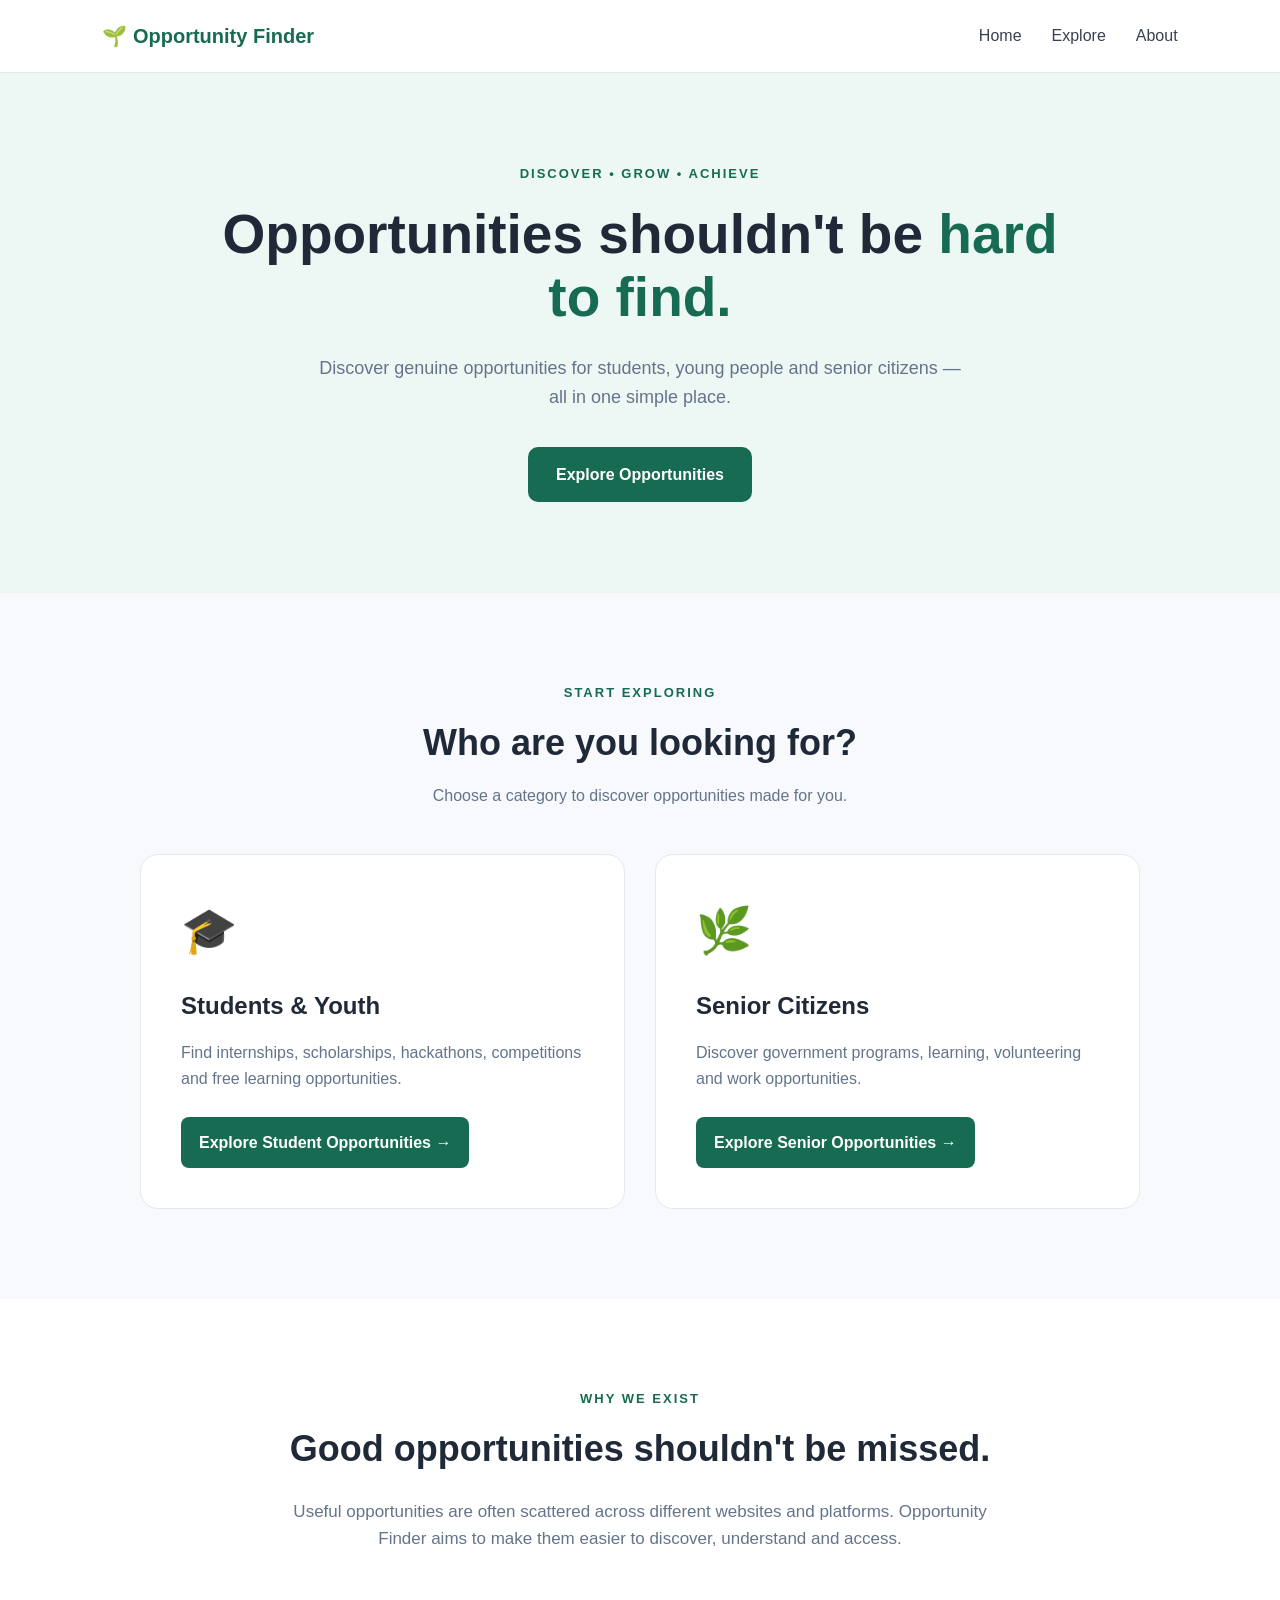
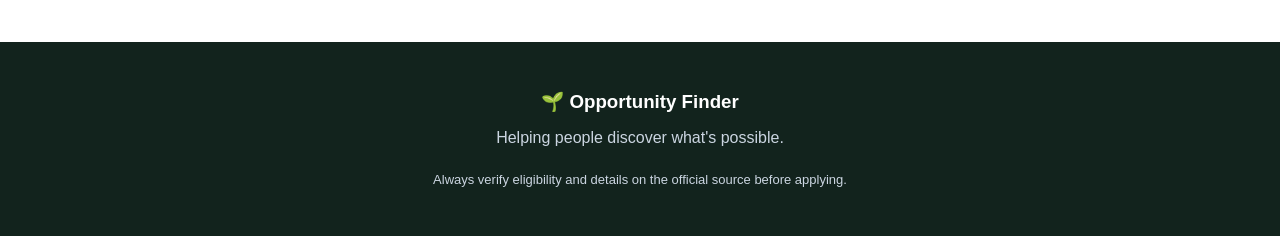
<file: index.html>
<!DOCTYPE html>
<html lang="en">


<head>
    <meta charset="UTF-8">

    <meta name="viewport"
          content="width=device-width, initial-scale=1.0">

    <title>
        Opportunity Finder India | Internships, Scholarships & Senior Programs
    </title>

    <meta name="description"
          content="Discover internships, scholarships, hackathons, free courses and useful programs for students and senior citizens in India. Explore opportunities with official source links.">

    <meta name="robots" content="index, follow">

    <link rel="stylesheet" href="style.css">
</head>


<body>

    <!-- Navigation Bar -->
    <nav class="navbar">

        <div class="logo">
            🌱 Opportunity Finder
        </div>

        <div class="nav-links">
            <a href="#home">Home</a>
            <a href="#explore">Explore</a>
            <a href="#about">About</a>
        </div>

    </nav>


    <!-- Main Hero Section -->
    <section class="hero" id="home">

        <div class="hero-content">

            <p class="small-heading">DISCOVER • GROW • ACHIEVE</p>

            <h1>
                Opportunities shouldn't be
                <span>hard to find.</span>
            </h1>

            <p class="hero-description">
                Discover genuine opportunities for students, young people
                and senior citizens — all in one simple place.
            </p>

            <a href="#explore" class="explore-button">
                Explore Opportunities
            </a>

        </div>

    </section>


    <!-- Audience Section -->
    <section class="audience-section" id="explore">

        <p class="section-label">START EXPLORING</p>

        <h2>Who are you looking for?</h2>

        <p class="section-description">
            Choose a category to discover opportunities made for you.
        </p>


        <div class="audience-container">

            <!-- Student Card -->
            <div class="audience-card">

                <div class="card-icon">🎓</div>

                <h3>Students & Youth</h3>

                <p>
                    Find internships, scholarships, hackathons,
                    competitions and free learning opportunities.
                </p>

                <a href="students.html" class="card-button">
    Explore Student Opportunities →
</a>

            </div>


            <!-- Senior Citizen Card -->
            <div class="audience-card">

                <div class="card-icon">🌿</div>

                <h3>Senior Citizens</h3>

                <p>
                    Discover government programs, learning,
                    volunteering and work opportunities.
                </p>

                <a href="seniors.html" class="card-button">
    Explore Senior Opportunities →
</a>

            </div>

        </div>

    </section>


    <!-- Why Section -->
    <section class="why-section" id="about">

        <p class="section-label">WHY WE EXIST</p>

        <h2>Good opportunities shouldn't be missed.</h2>

        <p>
            Useful opportunities are often scattered across different
            websites and platforms. Opportunity Finder aims to make them
            easier to discover, understand and access.
        </p>

    </section>


    <!-- Footer -->
    <footer>

        <h3>🌱 Opportunity Finder</h3>

        <p>
            Helping people discover what's possible.
        </p>

        <p class="footer-note">
            Always verify eligibility and details on the official source
            before applying.
        </p>

    </footer>


    <script src="script.js"></script>

</body>

</html>
</file>
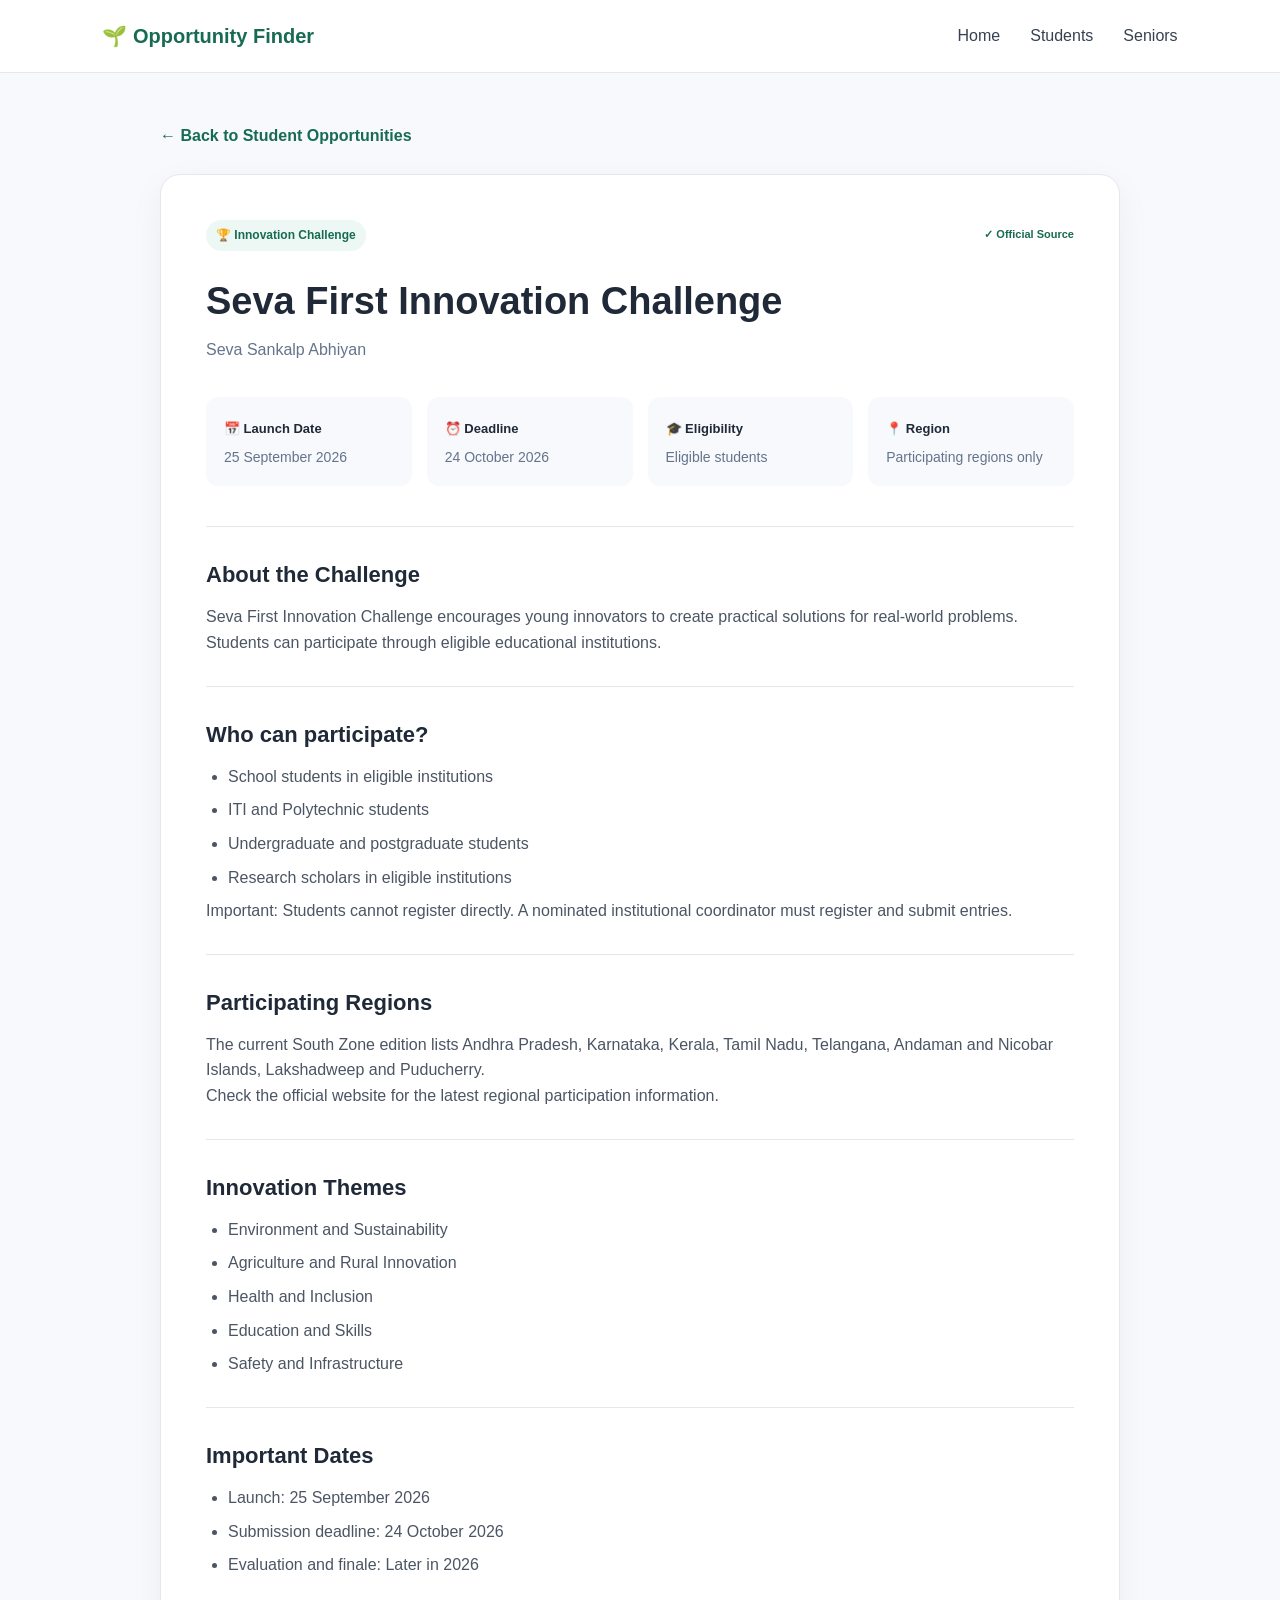
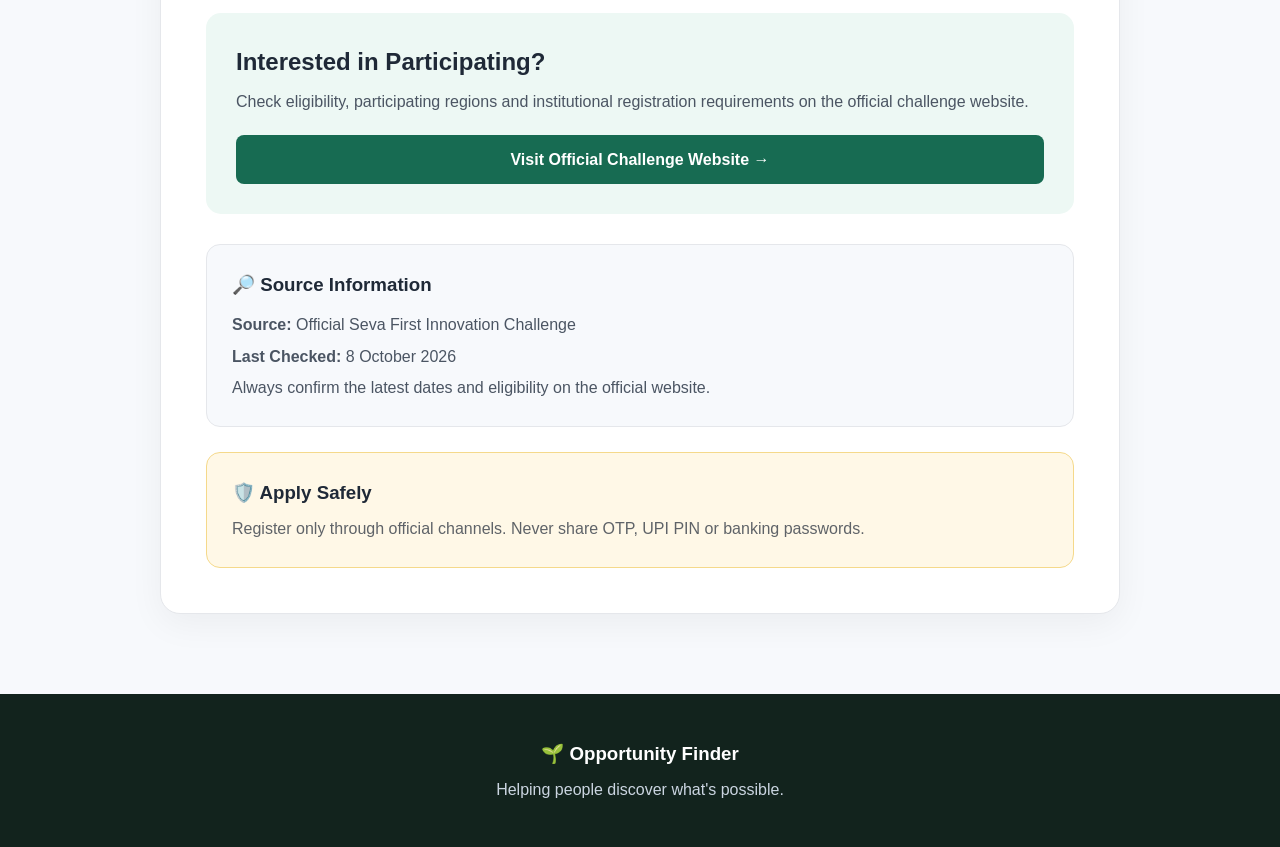
<file: competition-details.html>
<!DOCTYPE html>
<html lang="en">

<head>
    <meta charset="UTF-8">
    <meta name="viewport" content="width=device-width, initial-scale=1.0">
    <title>Seva First Innovation Challenge | Opportunity Finder</title>
    <link rel="stylesheet" href="style.css">
</head>

<body>

    <!-- NAVBAR -->
    <nav class="navbar">
        <a href="index.html" class="logo">
            🌱 Opportunity Finder
        </a>

        <div class="nav-links">
            <a href="index.html">Home</a>
            <a href="students.html">Students</a>
            <a href="seniors.html">Seniors</a>
        </div>
    </nav>

    <!-- DETAILS PAGE -->
    <div class="details-container">

        <a href="students.html" class="back-link">
            ← Back to Student Opportunities
        </a>

        <div class="details-card">

            <div class="details-top">
                <span class="opportunity-type">
                    🏆 Innovation Challenge
                </span>

                <span class="verified">
                    ✓ Official Source
                </span>
            </div>

            <h1>Seva First Innovation Challenge</h1>

            <p class="details-organisation">
                Seva Sankalp Abhiyan
            </p>

            <!-- QUICK INFORMATION -->
            <div class="details-info">

                <div>
                    <strong>📅 Launch Date</strong>
                    <p>25 September 2026</p>
                </div>

                <div>
                    <strong>⏰ Deadline</strong>
                    <p>24 October 2026</p>
                </div>

                <div>
                    <strong>🎓 Eligibility</strong>
                    <p>Eligible students</p>
                </div>

                <div>
                    <strong>📍 Region</strong>
                    <p>Participating regions only</p>
                </div>

            </div>

            <!-- ABOUT -->
            <div class="details-section">

                <h2>About the Challenge</h2>

                <p>
                    Seva First Innovation Challenge encourages
                    young innovators to create practical solutions
                    for real-world problems.
                </p>

                <p>
                    Students can participate through eligible
                    educational institutions.
                </p>

            </div>

            <!-- ELIGIBILITY -->
            <div class="details-section">

                <h2>Who can participate?</h2>

                <ul>
                    <li>School students in eligible institutions</li>
                    <li>ITI and Polytechnic students</li>
                    <li>Undergraduate and postgraduate students</li>
                    <li>Research scholars in eligible institutions</li>
                </ul>

                <p>
                    Important: Students cannot register directly.
                    A nominated institutional coordinator must
                    register and submit entries.
                </p>

            </div>

            <!-- REGIONS -->
            <div class="details-section">

                <h2>Participating Regions</h2>

                <p>
                    The current South Zone edition lists
                    Andhra Pradesh, Karnataka, Kerala,
                    Tamil Nadu, Telangana, Andaman and Nicobar
                    Islands, Lakshadweep and Puducherry.
                </p>

                <p>
                    Check the official website for the latest
                    regional participation information.
                </p>

            </div>

            <!-- THEMES -->
            <div class="details-section">

                <h2>Innovation Themes</h2>

                <ul>
                    <li>Environment and Sustainability</li>
                    <li>Agriculture and Rural Innovation</li>
                    <li>Health and Inclusion</li>
                    <li>Education and Skills</li>
                    <li>Safety and Infrastructure</li>
                </ul>

            </div>

            <!-- IMPORTANT DATES -->
            <div class="details-section">

                <h2>Important Dates</h2>

                <ul>
                    <li>Launch: 25 September 2026</li>
                    <li>Submission deadline: 24 October 2026</li>
                    <li>Evaluation and finale: Later in 2026</li>
                </ul>

            </div>

            <!-- OFFICIAL WEBSITE -->
            <div class="apply-section">

                <h2>Interested in Participating?</h2>

                <p>
                    Check eligibility, participating regions
                    and institutional registration requirements
                    on the official challenge website.
                </p>

                <a
                    href="https://sevafirst.mic.gov.in/"
                    target="_blank"
                    rel="noopener noreferrer"
                    class="view-button-link">
                    Visit Official Challenge Website →
                </a>

            </div>

            <!-- SOURCE -->
            <div class="source-box">

                <h3>🔎 Source Information</h3>

                <p>
                    <strong>Source:</strong>
                    Official Seva First Innovation Challenge
                </p>

                <p>
                    <strong>Last Checked:</strong>
                    8 October 2026
                </p>

                <p>
                    Always confirm the latest dates and
                    eligibility on the official website.
                </p>

            </div>

            <!-- SAFETY -->
            <div class="details-safety">

                <h3>🛡️ Apply Safely</h3>

                <p>
                    Register only through official channels.
                    Never share OTP, UPI PIN or banking passwords.
                </p>

            </div>

        </div>
    </div>

    <!-- FOOTER -->
    <footer>

        <h3>🌱 Opportunity Finder</h3>

        <p>
            Helping people discover what's possible.
        </p>

    </footer>

</body>
</html>
</file>
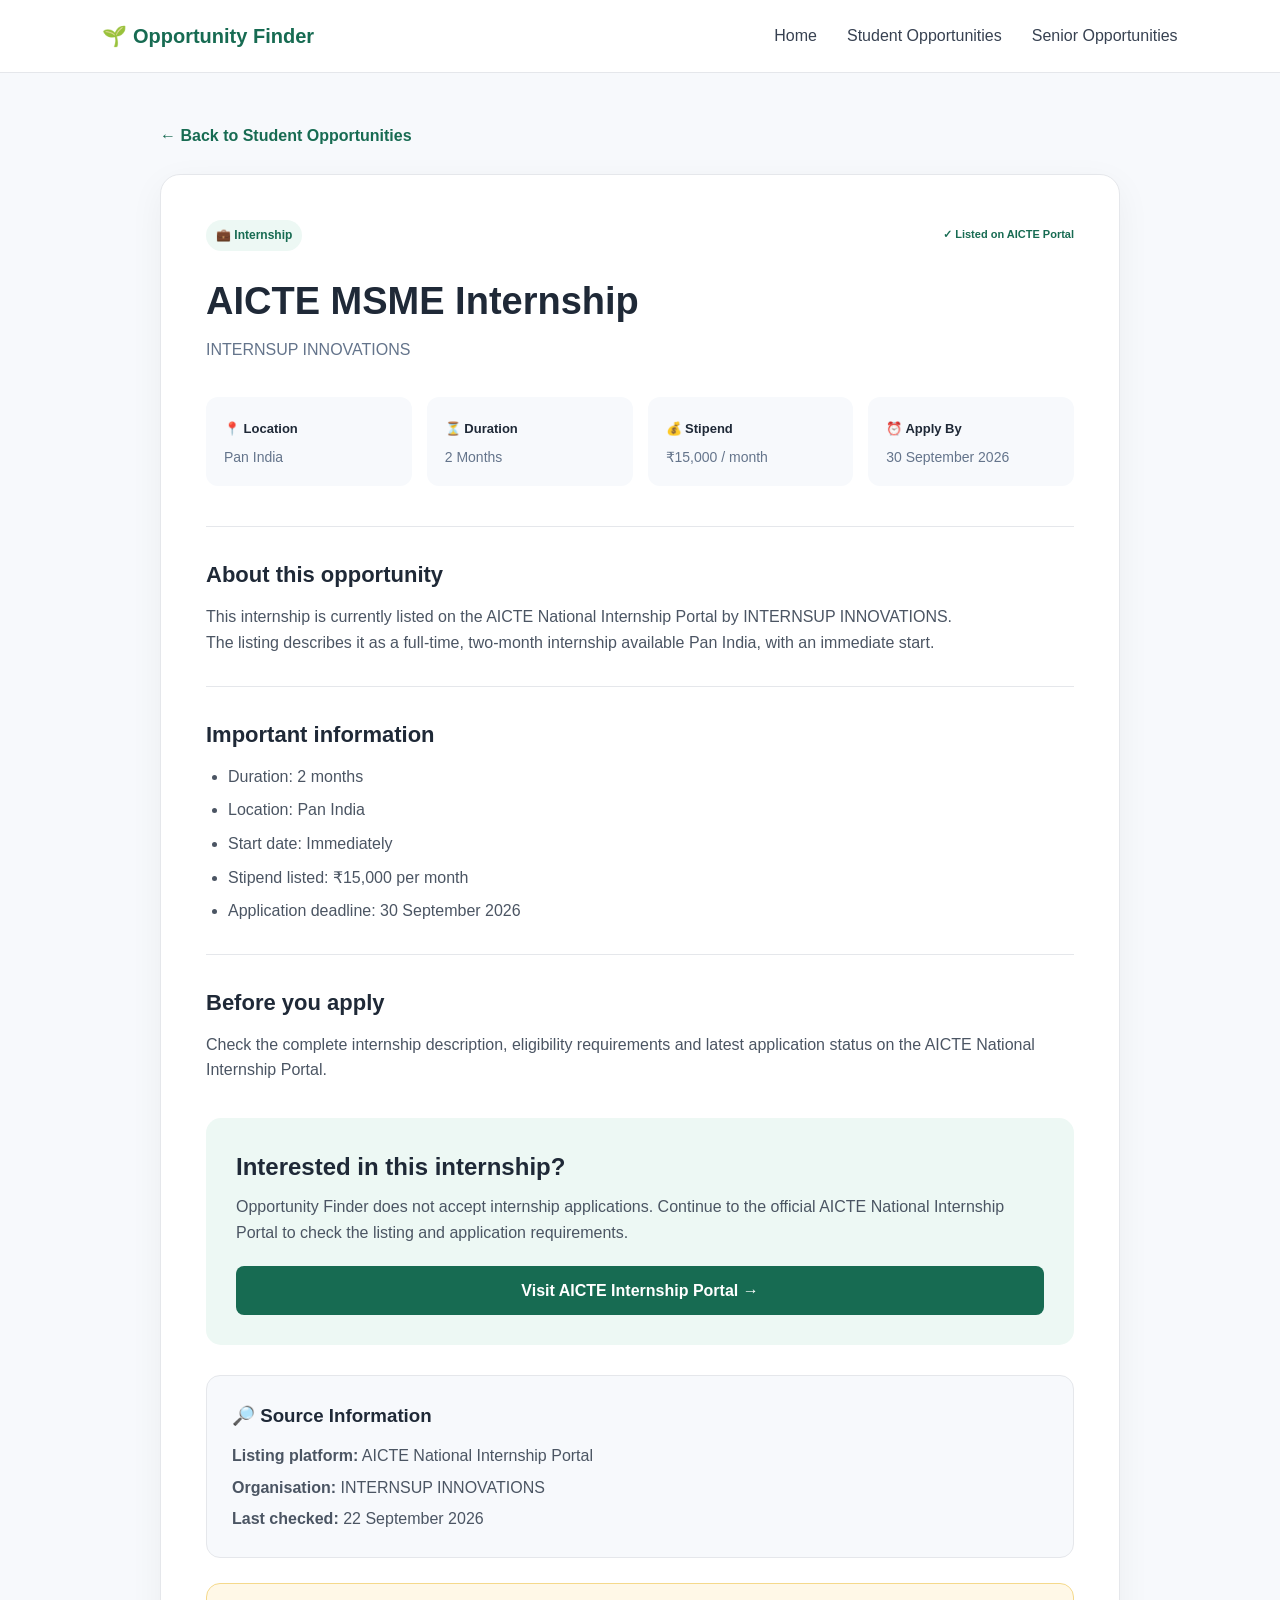
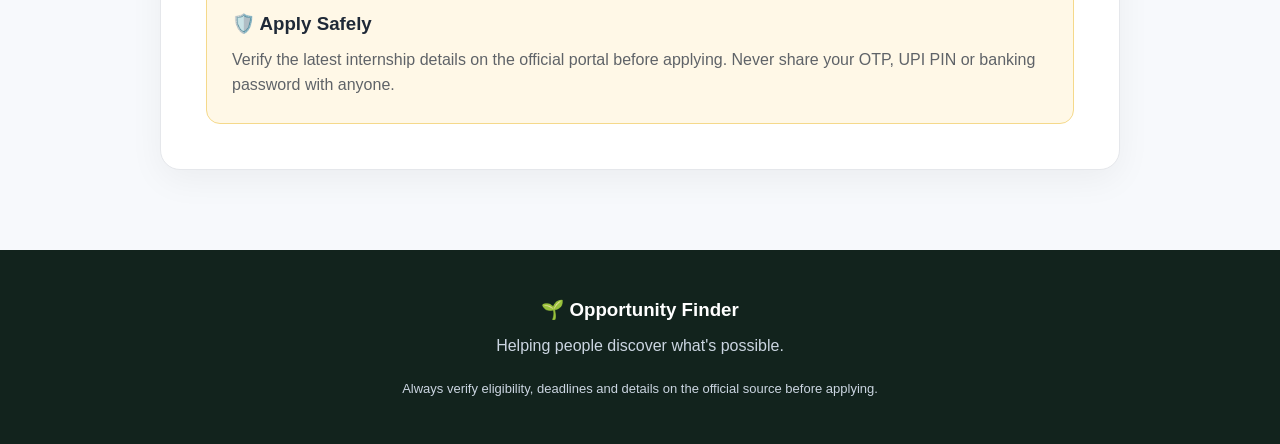
<file: internship-details.html>
<!DOCTYPE html>
<html lang="en">

<head>

    <meta charset="UTF-8">

    <meta name="viewport"
          content="width=device-width, initial-scale=1.0">

    <title>
        AICTE MSME Internship | Opportunity Finder
    </title>

    <link rel="stylesheet" href="style.css">

</head>


<body>


<!-- NAVBAR -->

<nav class="navbar">

    <a href="index.html" class="logo">
        🌱 Opportunity Finder
    </a>

    <div class="nav-links">

        <a href="index.html">
            Home
        </a>

        <a href="students.html">
            Student Opportunities
        </a>

        <a href="seniors.html">
            Senior Opportunities
        </a>

    </div>

</nav>



<!-- DETAILS -->

<div class="details-container">


    <a href="students.html" class="back-link">
        ← Back to Student Opportunities
    </a>


    <div class="details-card">


        <!-- TOP -->

        <div class="details-top">

            <span class="opportunity-type">
                💼 Internship
            </span>

            <span class="verified">
                ✓ Listed on AICTE Portal
            </span>

        </div>


        <h1>
            AICTE MSME Internship
        </h1>


        <p class="details-organisation">
            INTERNSUP INNOVATIONS
        </p>



        <!-- QUICK INFORMATION -->

        <div class="details-info">


            <div>

                <strong>📍 Location</strong>

                <p>Pan India</p>

            </div>


            <div>

                <strong>⏳ Duration</strong>

                <p>2 Months</p>

            </div>


            <div>

                <strong>💰 Stipend</strong>

                <p>₹15,000 / month</p>

            </div>


            <div>

                <strong>⏰ Apply By</strong>

                <p>30 September 2026</p>

            </div>


        </div>



        <!-- ABOUT -->

        <div class="details-section">

            <h2>About this opportunity</h2>

            <p>
                This internship is currently listed on the
                AICTE National Internship Portal by
                INTERNSUP INNOVATIONS.
            </p>

            <p>
                The listing describes it as a full-time,
                two-month internship available Pan India,
                with an immediate start.
            </p>

        </div>



        <!-- IMPORTANT INFORMATION -->

        <div class="details-section">

            <h2>Important information</h2>

            <ul>

                <li>
                    Duration: 2 months
                </li>

                <li>
                    Location: Pan India
                </li>

                <li>
                    Start date: Immediately
                </li>

                <li>
                    Stipend listed: ₹15,000 per month
                </li>

                <li>
                    Application deadline: 30 September 2026
                </li>

            </ul>

        </div>



        <!-- BEFORE APPLYING -->

        <div class="details-section">

            <h2>Before you apply</h2>

            <p>
                Check the complete internship description,
                eligibility requirements and latest application
                status on the AICTE National Internship Portal.
            </p>

        </div>



        <!-- APPLY -->

        <div class="apply-section">

            <h2>Interested in this internship?</h2>

            <p>
                Opportunity Finder does not accept internship
                applications. Continue to the official AICTE
                National Internship Portal to check the listing
                and application requirements.
            </p>

            <a
                href="https://internship.aicte-india.org/"
                target="_blank"
                rel="noopener noreferrer"
                class="view-button-link"
            >
                Visit AICTE Internship Portal →
            </a>

        </div>



        <!-- SOURCE -->

        <div class="source-box">

            <h3>🔎 Source Information</h3>

            <p>
                <strong>Listing platform:</strong>
                AICTE National Internship Portal
            </p>

            <p>
                <strong>Organisation:</strong>
                INTERNSUP INNOVATIONS
            </p>

            <p>
                <strong>Last checked:</strong>
                22 September 2026
            </p>

        </div>



        <!-- SAFETY -->

        <div class="details-safety">

            <h3>🛡️ Apply Safely</h3>

            <p>
                Verify the latest internship details on the
                official portal before applying. Never share
                your OTP, UPI PIN or banking password with
                anyone.
            </p>

        </div>


    </div>

</div>



<!-- FOOTER -->

<footer>

    <h3>🌱 Opportunity Finder</h3>

    <p>
        Helping people discover what's possible.
    </p>

    <p class="footer-note">
        Always verify eligibility, deadlines and details
        on the official source before applying.
    </p>

</footer>


</body>

</html>
</file>
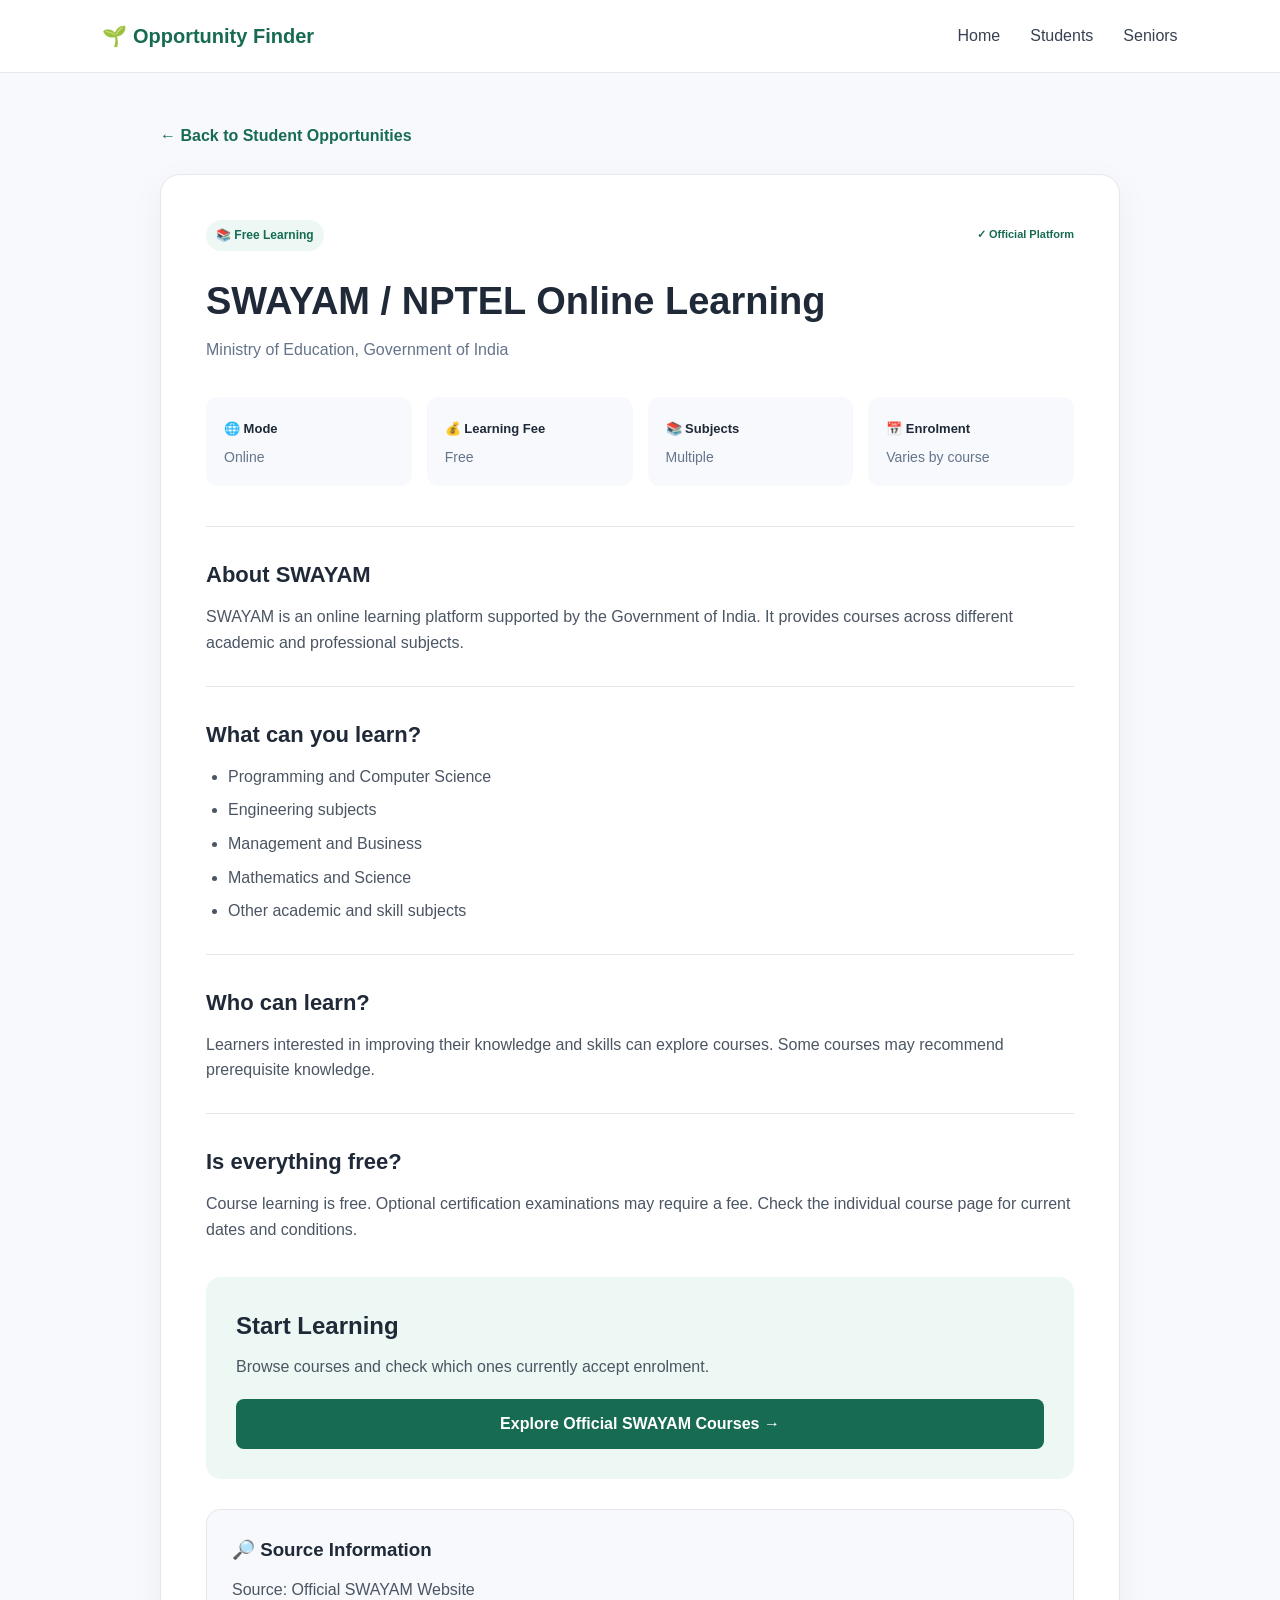
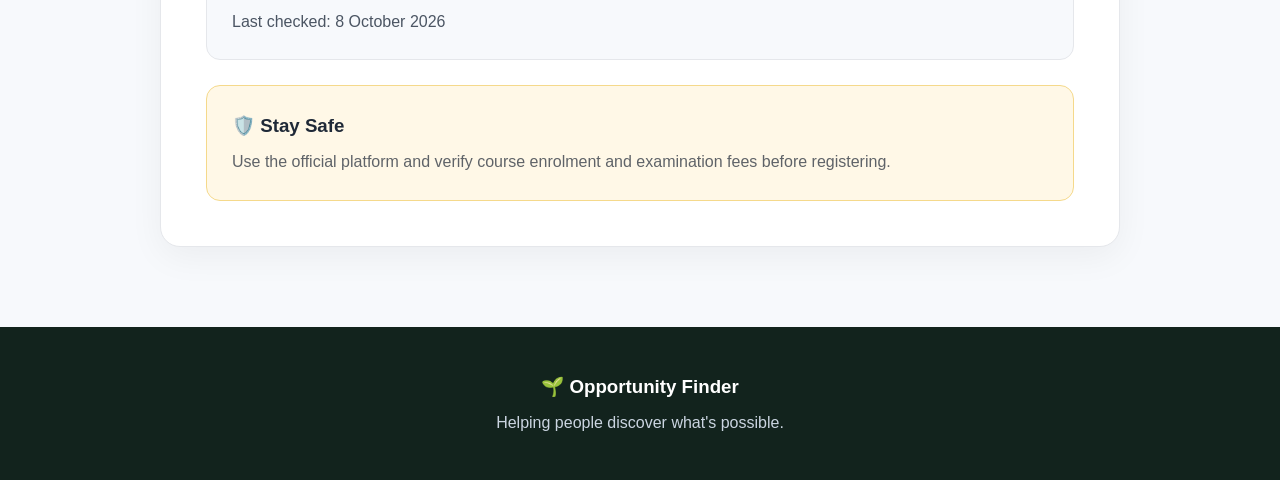
<file: learning-details.html>
<!DOCTYPE html>
<html lang="en">
<head>
    <meta charset="UTF-8">
    <meta name="viewport" content="width=device-width, initial-scale=1.0">
    <title>SWAYAM Learning | Opportunity Finder</title>
    <link rel="stylesheet" href="style.css">
</head>
<body>

<nav class="navbar">
    <a href="index.html" class="logo">
        🌱 Opportunity Finder
    </a>
    <div class="nav-links">
        <a href="index.html">Home</a>
        <a href="students.html">Students</a>
        <a href="seniors.html">Seniors</a>
    </div>
</nav>

<div class="details-container">

    <a href="students.html" class="back-link">
        ← Back to Student Opportunities
    </a>

    <div class="details-card">

        <div class="details-top">
            <span class="opportunity-type">
                📚 Free Learning
            </span>
            <span class="verified">
                ✓ Official Platform
            </span>
        </div>

        <h1>SWAYAM / NPTEL Online Learning</h1>

        <p class="details-organisation">
            Ministry of Education, Government of India
        </p>

        <div class="details-info">
            <div>
                <strong>🌐 Mode</strong>
                <p>Online</p>
            </div>
            <div>
                <strong>💰 Learning Fee</strong>
                <p>Free</p>
            </div>
            <div>
                <strong>📚 Subjects</strong>
                <p>Multiple</p>
            </div>
            <div>
                <strong>📅 Enrolment</strong>
                <p>Varies by course</p>
            </div>
        </div>

        <div class="details-section">
            <h2>About SWAYAM</h2>
            <p>
                SWAYAM is an online learning platform
                supported by the Government of India.
                It provides courses across different
                academic and professional subjects.
            </p>
        </div>

        <div class="details-section">
            <h2>What can you learn?</h2>
            <ul>
                <li>Programming and Computer Science</li>
                <li>Engineering subjects</li>
                <li>Management and Business</li>
                <li>Mathematics and Science</li>
                <li>Other academic and skill subjects</li>
            </ul>
        </div>

        <div class="details-section">
            <h2>Who can learn?</h2>
            <p>
                Learners interested in improving their
                knowledge and skills can explore courses.
                Some courses may recommend prerequisite
                knowledge.
            </p>
        </div>

        <div class="details-section">
            <h2>Is everything free?</h2>
            <p>
                Course learning is free. Optional
                certification examinations may require
                a fee. Check the individual course page
                for current dates and conditions.
            </p>
        </div>

        <div class="apply-section">
            <h2>Start Learning</h2>
            <p>
                Browse courses and check which ones
                currently accept enrolment.
            </p>

            <a href="https://swayam.gov.in/"
               target="_blank"
               rel="noopener noreferrer"
               class="view-button-link">
                Explore Official SWAYAM Courses →
            </a>
        </div>

        <div class="source-box">
            <h3>🔎 Source Information</h3>
            <p>Source: Official SWAYAM Website</p>
            <p>Last checked: 8 October 2026</p>
        </div>

        <div class="details-safety">
            <h3>🛡️ Stay Safe</h3>
            <p>
                Use the official platform and verify
                course enrolment and examination fees
                before registering.
            </p>
        </div>

    </div>
</div>

<footer>
    <h3>🌱 Opportunity Finder</h3>
    <p>Helping people discover what's possible.</p>
</footer>

</body>
</html>
</file>
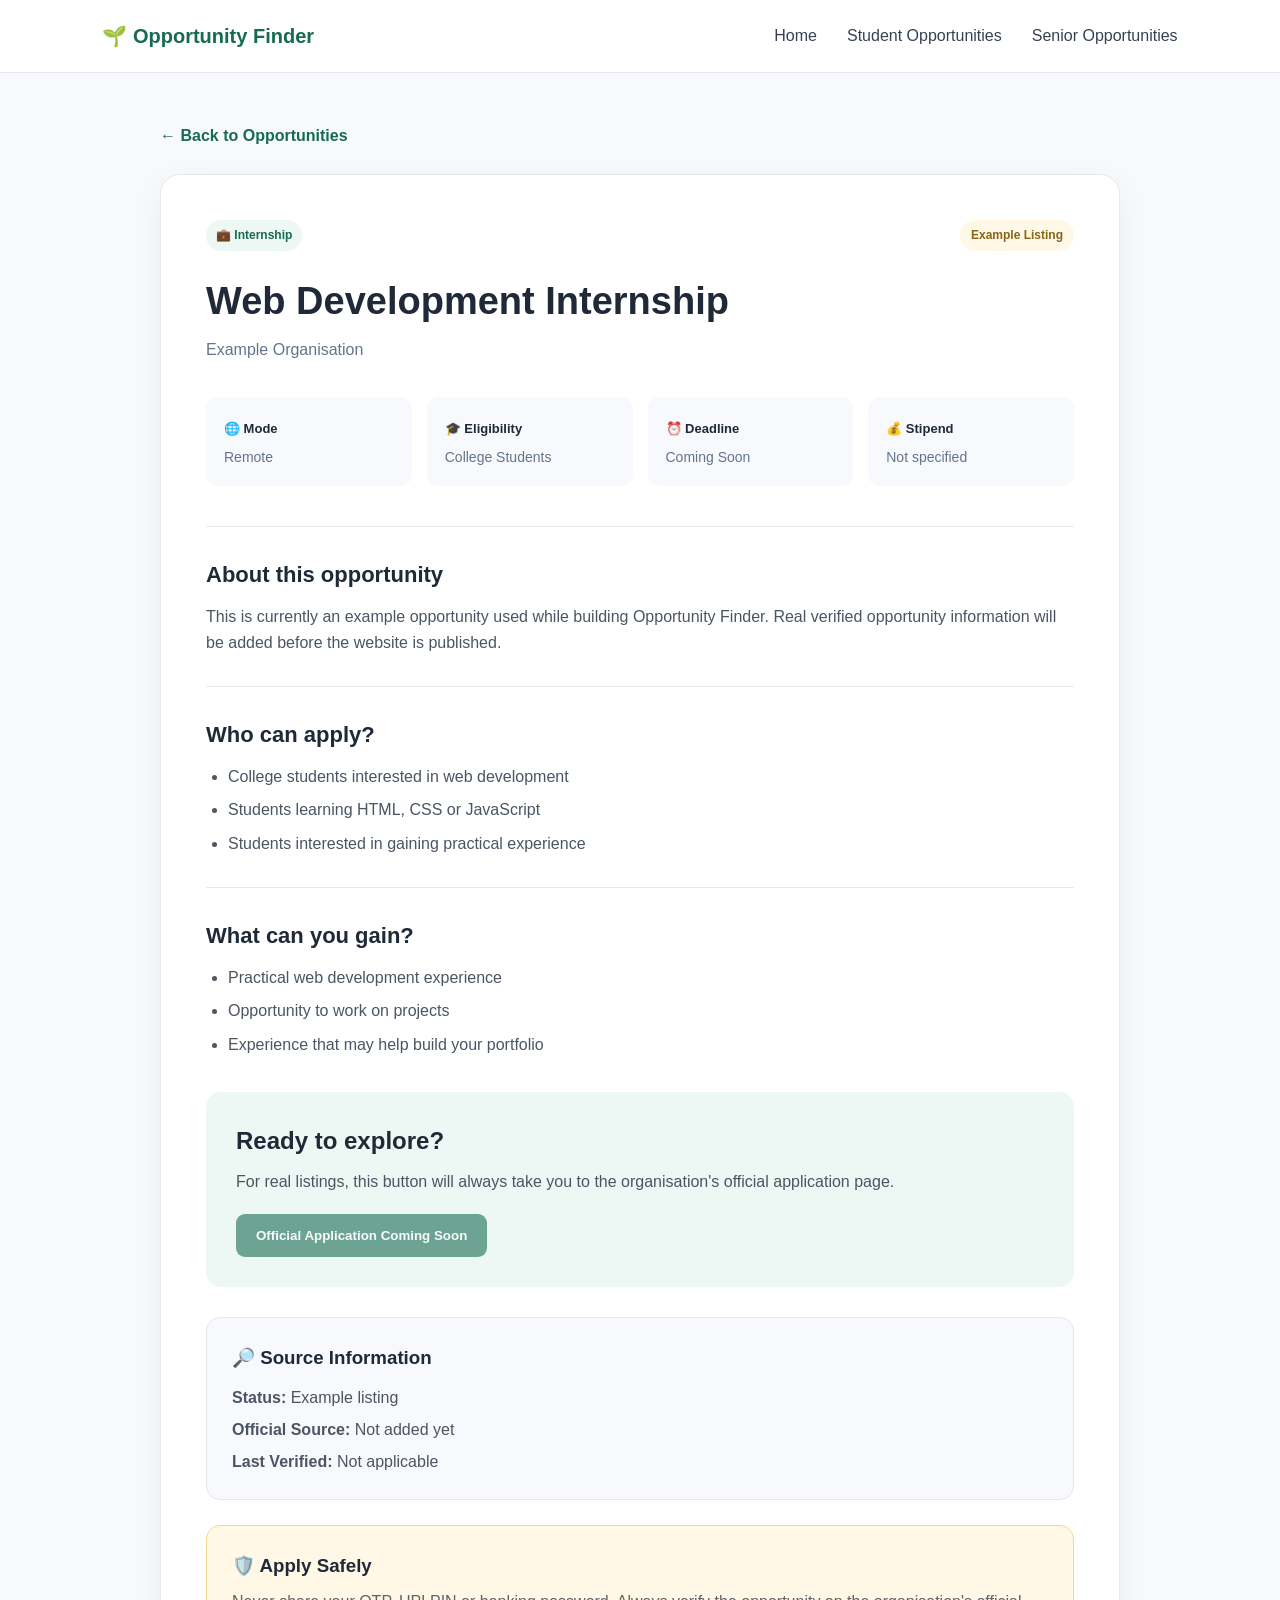
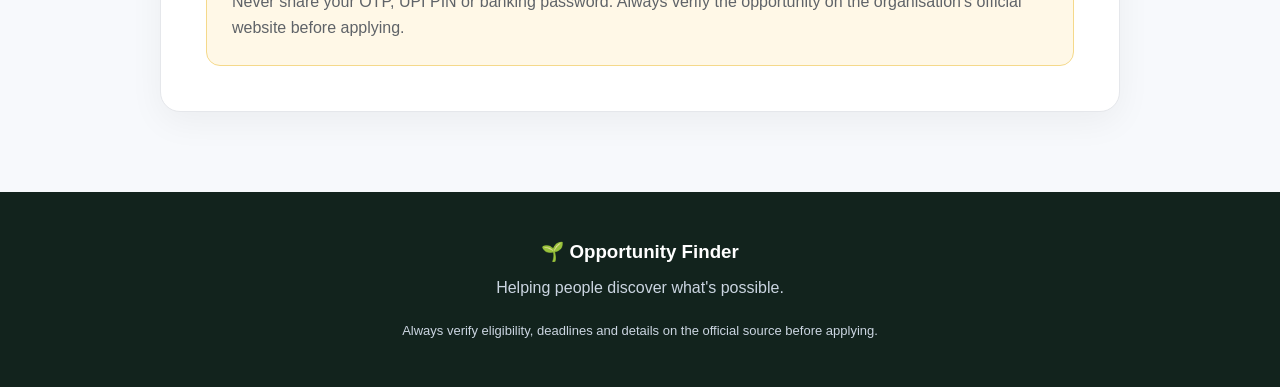
<file: opportunity-details.html>
<!DOCTYPE html>
<html lang="en">

<head>
    <meta charset="UTF-8">
    <meta name="viewport" content="width=device-width, initial-scale=1.0">

    <title>Opportunity Details | Opportunity Finder</title>

    <link rel="stylesheet" href="style.css">
</head>

<body>

    <!-- NAVBAR -->
    <nav class="navbar">

        <a href="index.html" class="logo">
            🌱 Opportunity Finder
        </a>

        <div class="nav-links">
            <a href="index.html">Home</a>
            <a href="students.html">Student Opportunities</a>
            <a href="seniors.html">Senior Opportunities</a>
        </div>

    </nav>


    <!-- BACK LINK -->
    <div class="details-container">

        <a href="students.html" class="back-link">
            ← Back to Opportunities
        </a>


        <!-- MAIN OPPORTUNITY BOX -->
        <div class="details-card">

            <div class="details-top">

                <span class="opportunity-type">
                    💼 Internship
                </span>

                <span class="example-badge">
                    Example Listing
                </span>

            </div>


            <h1>Web Development Internship</h1>

            <p class="details-organisation">
                Example Organisation
            </p>


            <!-- QUICK INFORMATION -->

            <div class="details-info">

                <div>
                    <strong>🌐 Mode</strong>
                    <p>Remote</p>
                </div>

                <div>
                    <strong>🎓 Eligibility</strong>
                    <p>College Students</p>
                </div>

                <div>
                    <strong>⏰ Deadline</strong>
                    <p>Coming Soon</p>
                </div>

                <div>
                    <strong>💰 Stipend</strong>
                    <p>Not specified</p>
                </div>

            </div>


            <!-- ABOUT -->

            <div class="details-section">

                <h2>About this opportunity</h2>

                <p>
                    This is currently an example opportunity used while
                    building Opportunity Finder. Real verified opportunity
                    information will be added before the website is published.
                </p>

            </div>


            <!-- ELIGIBILITY -->

            <div class="details-section">

                <h2>Who can apply?</h2>

                <ul>
                    <li>College students interested in web development</li>
                    <li>Students learning HTML, CSS or JavaScript</li>
                    <li>Students interested in gaining practical experience</li>
                </ul>

            </div>


            <!-- WHAT YOU MAY LEARN -->

            <div class="details-section">

                <h2>What can you gain?</h2>

                <ul>
                    <li>Practical web development experience</li>
                    <li>Opportunity to work on projects</li>
                    <li>Experience that may help build your portfolio</li>
                </ul>

            </div>


            <!-- APPLICATION -->

            <div class="apply-section">

                <h2>Ready to explore?</h2>

                <p>
                    For real listings, this button will always take you
                    to the organisation's official application page.
                </p>

                <button class="official-button" disabled>
                    Official Application Coming Soon
                </button>

            </div>


            <!-- SOURCE -->

            <div class="source-box">

                <h3>🔎 Source Information</h3>

                <p>
                    <strong>Status:</strong> Example listing
                </p>

                <p>
                    <strong>Official Source:</strong> Not added yet
                </p>

                <p>
                    <strong>Last Verified:</strong> Not applicable
                </p>

            </div>


            <!-- SAFETY -->

            <div class="details-safety">

                <h3>🛡️ Apply Safely</h3>

                <p>
                    Never share your OTP, UPI PIN or banking password.
                    Always verify the opportunity on the organisation's
                    official website before applying.
                </p>

            </div>

        </div>

    </div>


    <footer>

        <h3>🌱 Opportunity Finder</h3>

        <p>Helping people discover what's possible.</p>

        <p class="footer-note">
            Always verify eligibility, deadlines and details on the
            official source before applying.
        </p>

    </footer>

</body>

</html>
</file>
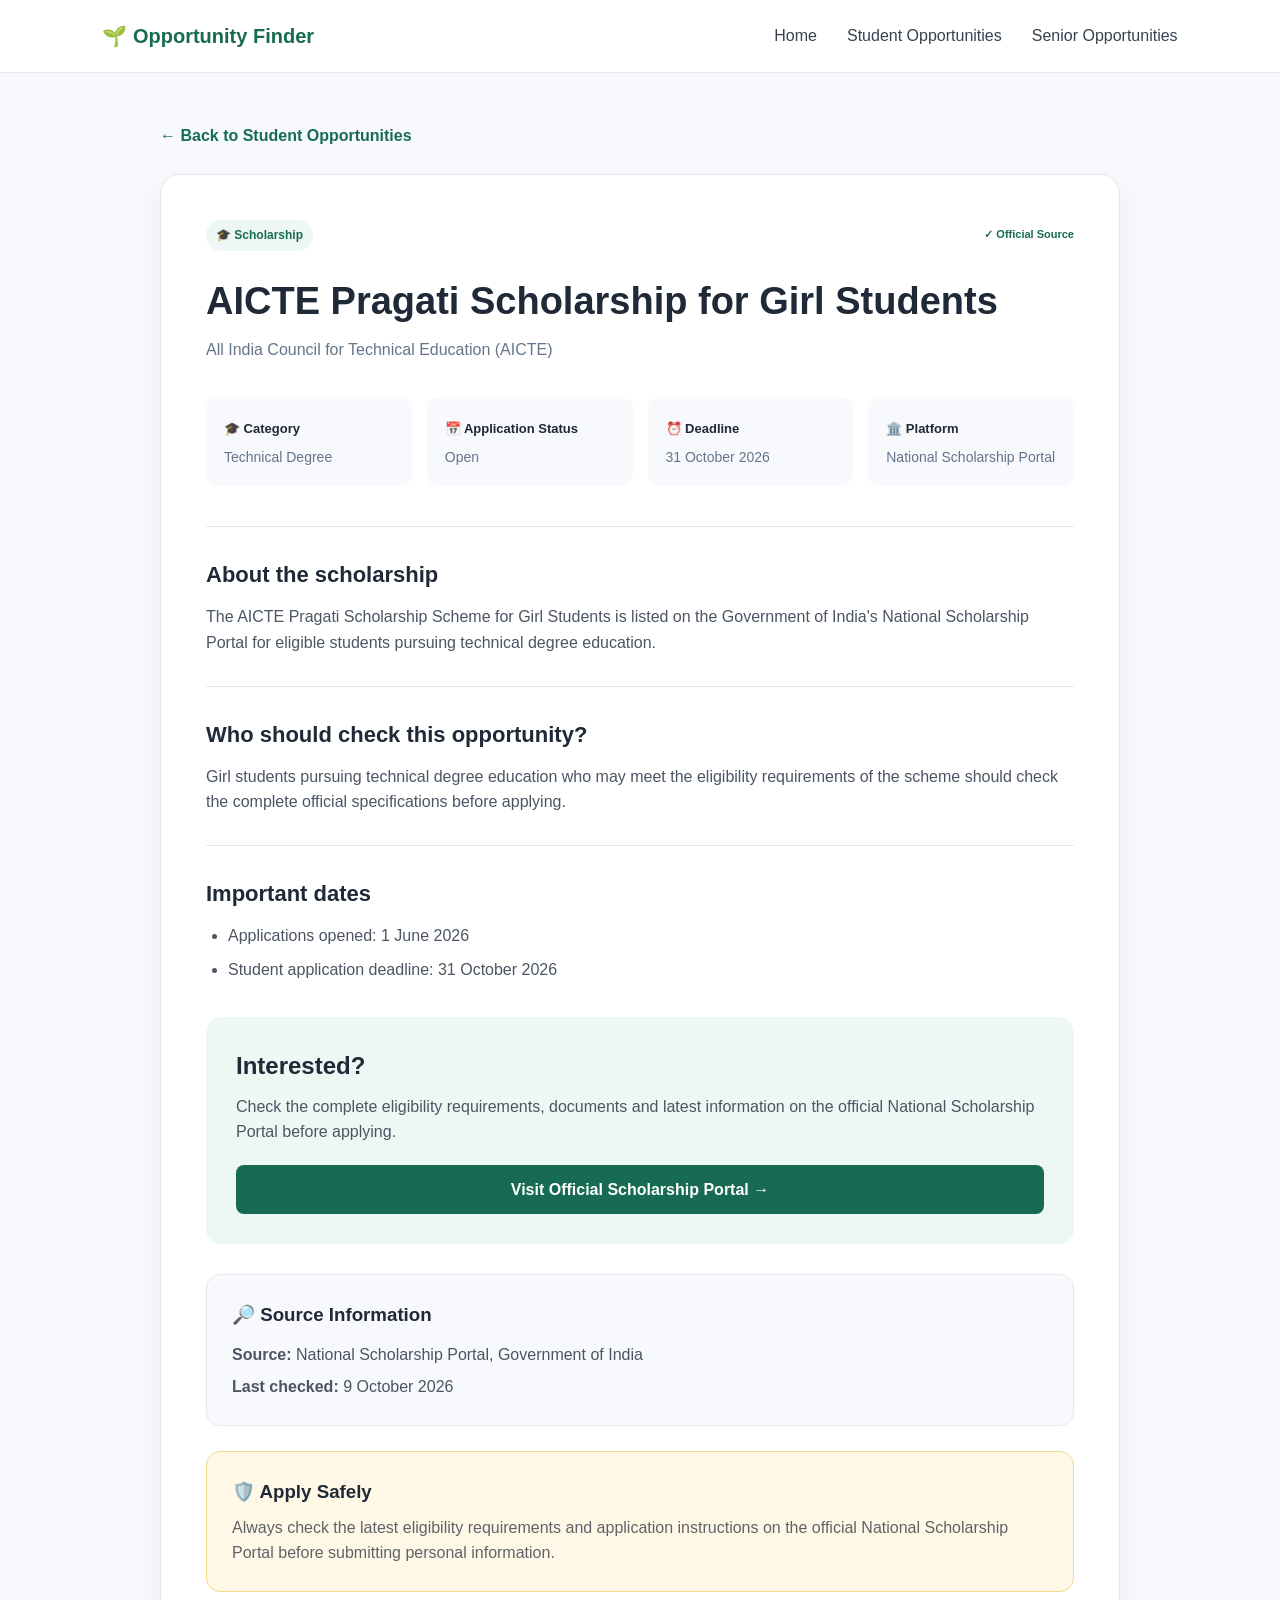
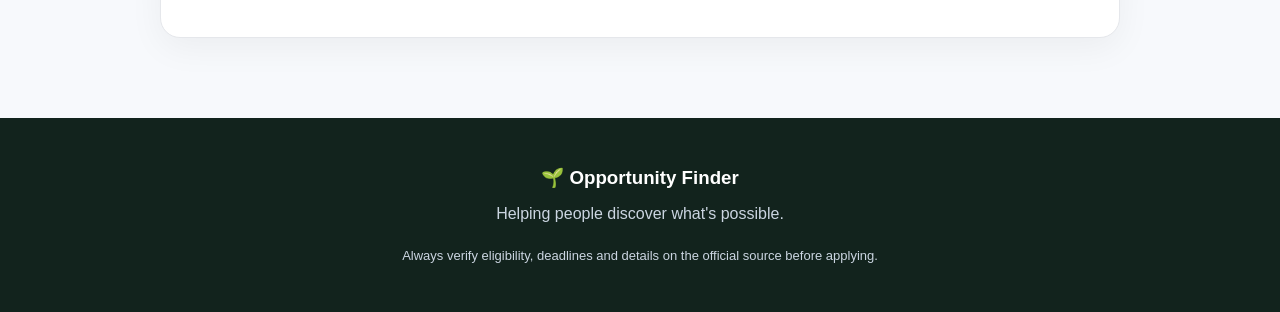
<file: scholarship-details.html>
<!DOCTYPE html>
<html lang="en">

<head>

    <meta charset="UTF-8">

    <meta name="viewport"
          content="width=device-width, initial-scale=1.0">

    <title>
        AICTE Pragati Scholarship | Opportunity Finder
    </title>

    <link rel="stylesheet" href="style.css">

</head>


<body>


<nav class="navbar">

    <a href="index.html" class="logo">
        🌱 Opportunity Finder
    </a>

    <div class="nav-links">

        <a href="index.html">Home</a>

        <a href="students.html">
            Student Opportunities
        </a>

        <a href="seniors.html">
            Senior Opportunities
        </a>

    </div>

</nav>



<div class="details-container">


    <a href="students.html" class="back-link">
        ← Back to Student Opportunities
    </a>



    <div class="details-card">


        <div class="details-top">

            <span class="opportunity-type">
                🎓 Scholarship
            </span>

            <span class="verified">
                ✓ Official Source
            </span>

        </div>



        <h1>
            AICTE Pragati Scholarship for Girl Students
        </h1>


        <p class="details-organisation">
            All India Council for Technical Education (AICTE)
        </p>



        <div class="details-info">


            <div>

                <strong>🎓 Category</strong>

                <p>
                    Technical Degree
                </p>

            </div>


            <div>

                <strong>📅 Application Status</strong>

                <p>
                    Open
                </p>

            </div>


            <div>

                <strong>⏰ Deadline</strong>

                <p>
                    31 October 2026
                </p>

            </div>


            <div>

                <strong>🏛️ Platform</strong>

                <p>
                    National Scholarship Portal
                </p>

            </div>


        </div>



        <div class="details-section">

            <h2>About the scholarship</h2>

            <p>
                The AICTE Pragati Scholarship Scheme for Girl
                Students is listed on the Government of India's
                National Scholarship Portal for eligible students
                pursuing technical degree education.
            </p>

        </div>



        <div class="details-section">

            <h2>Who should check this opportunity?</h2>

            <p>
                Girl students pursuing technical degree education
                who may meet the eligibility requirements of the
                scheme should check the complete official
                specifications before applying.
            </p>

        </div>



        <div class="details-section">

            <h2>Important dates</h2>

            <ul>

                <li>
                    Applications opened: 1 June 2026
                </li>

                <li>
                    Student application deadline:
                    31 October 2026
                </li>

            </ul>

        </div>



        <div class="apply-section">

            <h2>Interested?</h2>

            <p>
                Check the complete eligibility requirements,
                documents and latest information on the official
                National Scholarship Portal before applying.
            </p>

            <a
                href="https://scholarships.gov.in/All-Scholarships"
                target="_blank"
                rel="noopener noreferrer"
                class="view-button-link"
            >
                Visit Official Scholarship Portal →
            </a>

        </div>



        <div class="source-box">

            <h3>🔎 Source Information</h3>

            <p>
                <strong>Source:</strong>
                National Scholarship Portal,
                Government of India
            </p>

            <p>
                <strong>Last checked:</strong>
                9 October 2026
            </p>

        </div>



        <div class="details-safety">

            <h3>🛡️ Apply Safely</h3>

            <p>
                Always check the latest eligibility requirements
                and application instructions on the official
                National Scholarship Portal before submitting
                personal information.
            </p>

        </div>


    </div>

</div>



<footer>

    <h3>🌱 Opportunity Finder</h3>

    <p>
        Helping people discover what's possible.
    </p>

    <p class="footer-note">
        Always verify eligibility, deadlines and details
        on the official source before applying.
    </p>

</footer>


</body>

</html>
</file>
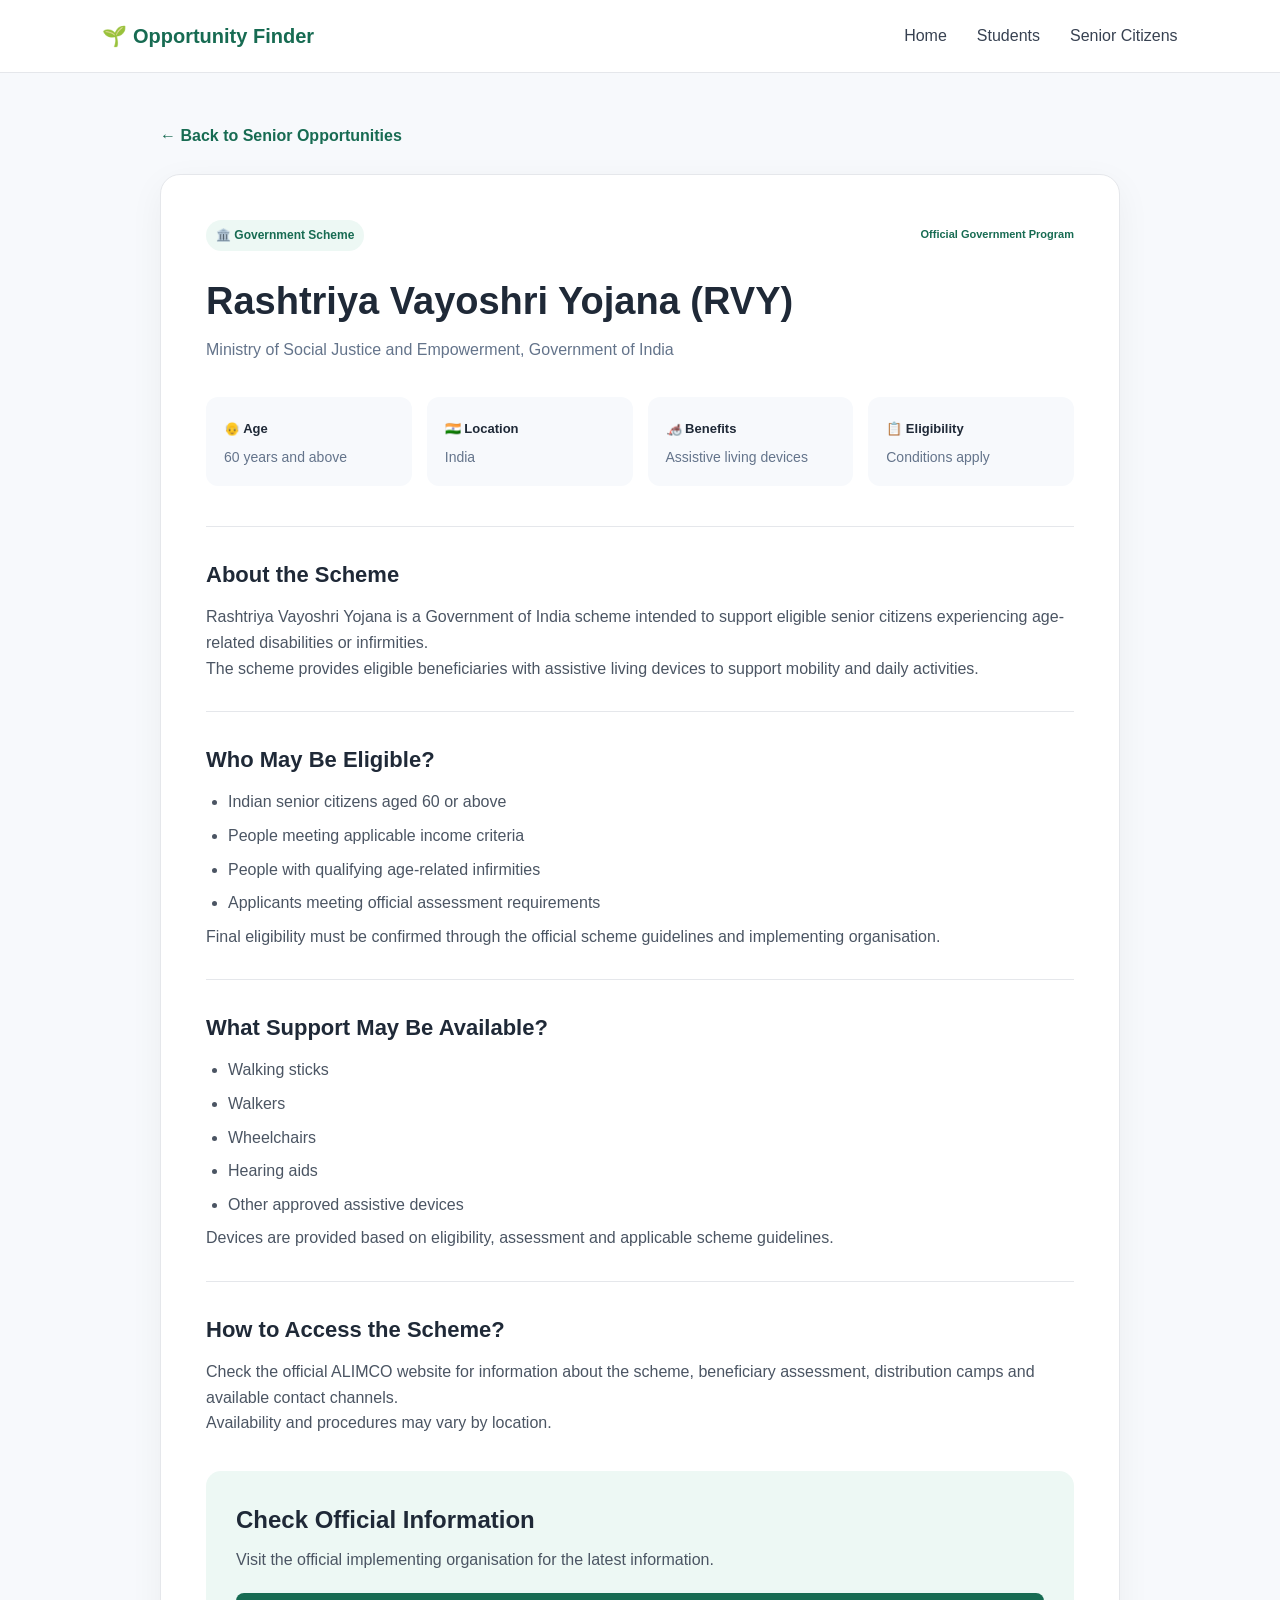
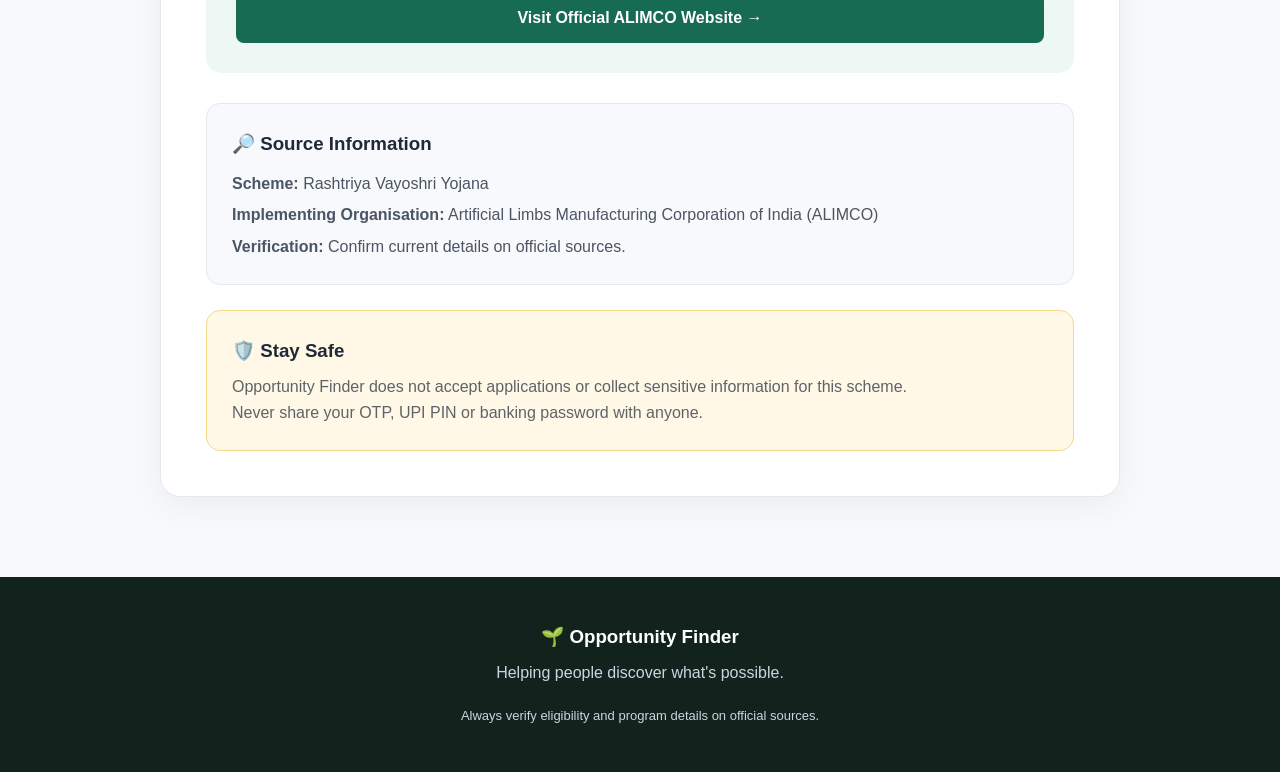
<file: senior-benefit-details.html>
<!DOCTYPE html>
<html lang="en">

<head>
    <meta charset="UTF-8">
    <meta name="viewport" content="width=device-width, initial-scale=1.0">

    <title>Rashtriya Vayoshri Yojana | Opportunity Finder</title>

    <link rel="stylesheet" href="style.css">
</head>

<body>

    <!-- NAVBAR -->
    <nav class="navbar">

        <a href="index.html" class="logo">
            🌱 Opportunity Finder
        </a>

        <div class="nav-links">
            <a href="index.html">Home</a>
            <a href="students.html">Students</a>
            <a href="seniors.html">Senior Citizens</a>
        </div>

    </nav>


    <!-- MAIN DETAILS -->
    <div class="details-container">

        <a href="seniors.html" class="back-link">
            ← Back to Senior Opportunities
        </a>

        <div class="details-card">

            <div class="details-top">

                <span class="opportunity-type">
                    🏛️ Government Scheme
                </span>

                <span class="verified">
                    Official Government Program
                </span>

            </div>


            <h1>Rashtriya Vayoshri Yojana (RVY)</h1>

            <p class="details-organisation">
                Ministry of Social Justice and Empowerment,
                Government of India
            </p>


            <!-- QUICK INFORMATION -->
            <div class="details-info">

                <div>
                    <strong>👴 Age</strong>
                    <p>60 years and above</p>
                </div>

                <div>
                    <strong>🇮🇳 Location</strong>
                    <p>India</p>
                </div>

                <div>
                    <strong>🦽 Benefits</strong>
                    <p>Assistive living devices</p>
                </div>

                <div>
                    <strong>📋 Eligibility</strong>
                    <p>Conditions apply</p>
                </div>

            </div>


            <!-- ABOUT -->
            <div class="details-section">

                <h2>About the Scheme</h2>

                <p>
                    Rashtriya Vayoshri Yojana is a Government
                    of India scheme intended to support
                    eligible senior citizens experiencing
                    age-related disabilities or infirmities.
                </p>

                <p>
                    The scheme provides eligible beneficiaries
                    with assistive living devices to support
                    mobility and daily activities.
                </p>

            </div>


            <!-- ELIGIBILITY -->
            <div class="details-section">

                <h2>Who May Be Eligible?</h2>

                <ul>
                    <li>Indian senior citizens aged 60 or above</li>
                    <li>People meeting applicable income criteria</li>
                    <li>People with qualifying age-related infirmities</li>
                    <li>Applicants meeting official assessment requirements</li>
                </ul>

                <p>
                    Final eligibility must be confirmed through
                    the official scheme guidelines and
                    implementing organisation.
                </p>

            </div>


            <!-- BENEFITS -->
            <div class="details-section">

                <h2>What Support May Be Available?</h2>

                <ul>
                    <li>Walking sticks</li>
                    <li>Walkers</li>
                    <li>Wheelchairs</li>
                    <li>Hearing aids</li>
                    <li>Other approved assistive devices</li>
                </ul>

                <p>
                    Devices are provided based on eligibility,
                    assessment and applicable scheme guidelines.
                </p>

            </div>


            <!-- HOW TO ACCESS -->
            <div class="details-section">

                <h2>How to Access the Scheme?</h2>

                <p>
                    Check the official ALIMCO website for
                    information about the scheme, beneficiary
                    assessment, distribution camps and
                    available contact channels.
                </p>

                <p>
                    Availability and procedures may vary
                    by location.
                </p>

            </div>


            <!-- OFFICIAL SOURCE -->
            <div class="apply-section">

                <h2>Check Official Information</h2>

                <p>
                    Visit the official implementing
                    organisation for the latest information.
                </p>

                <a href="https://alimco.in/"
                   target="_blank"
                   rel="noopener noreferrer"
                   class="view-button-link">
                    Visit Official ALIMCO Website →
                </a>

            </div>


            <!-- SOURCE INFORMATION -->
            <div class="source-box">

                <h3>🔎 Source Information</h3>

                <p>
                    <strong>Scheme:</strong>
                    Rashtriya Vayoshri Yojana
                </p>

                <p>
                    <strong>Implementing Organisation:</strong>
                    Artificial Limbs Manufacturing
                    Corporation of India (ALIMCO)
                </p>

                <p>
                    <strong>Verification:</strong>
                    Confirm current details on official sources.
                </p>

            </div>


            <!-- SAFETY -->
            <div class="details-safety">

                <h3>🛡️ Stay Safe</h3>

                <p>
                    Opportunity Finder does not accept
                    applications or collect sensitive
                    information for this scheme.
                </p>

                <p>
                    Never share your OTP, UPI PIN or
                    banking password with anyone.
                </p>

            </div>

        </div>

    </div>


    <!-- FOOTER -->
    <footer>

        <h3>🌱 Opportunity Finder</h3>

        <p>
            Helping people discover what's possible.
        </p>

        <p class="footer-note">
            Always verify eligibility and program
            details on official sources.
        </p>

    </footer>

</body>

</html>
</file>
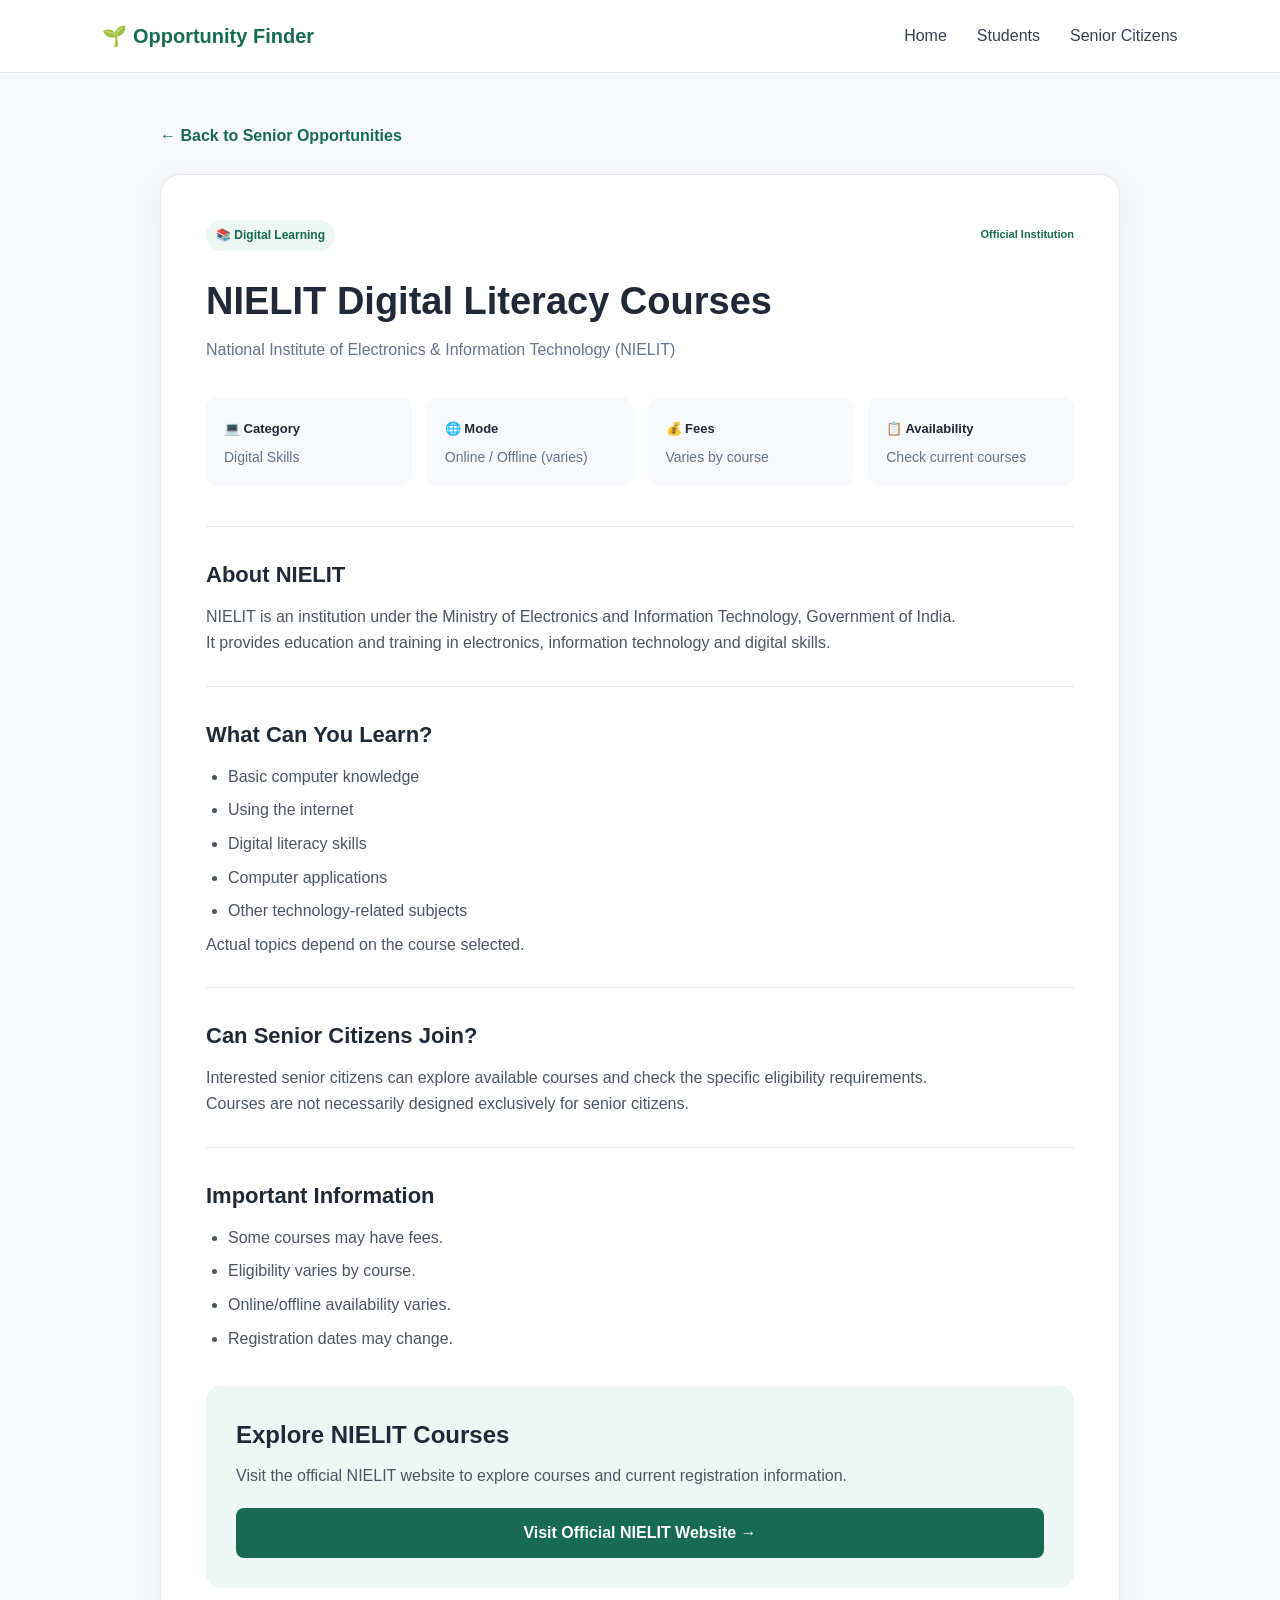
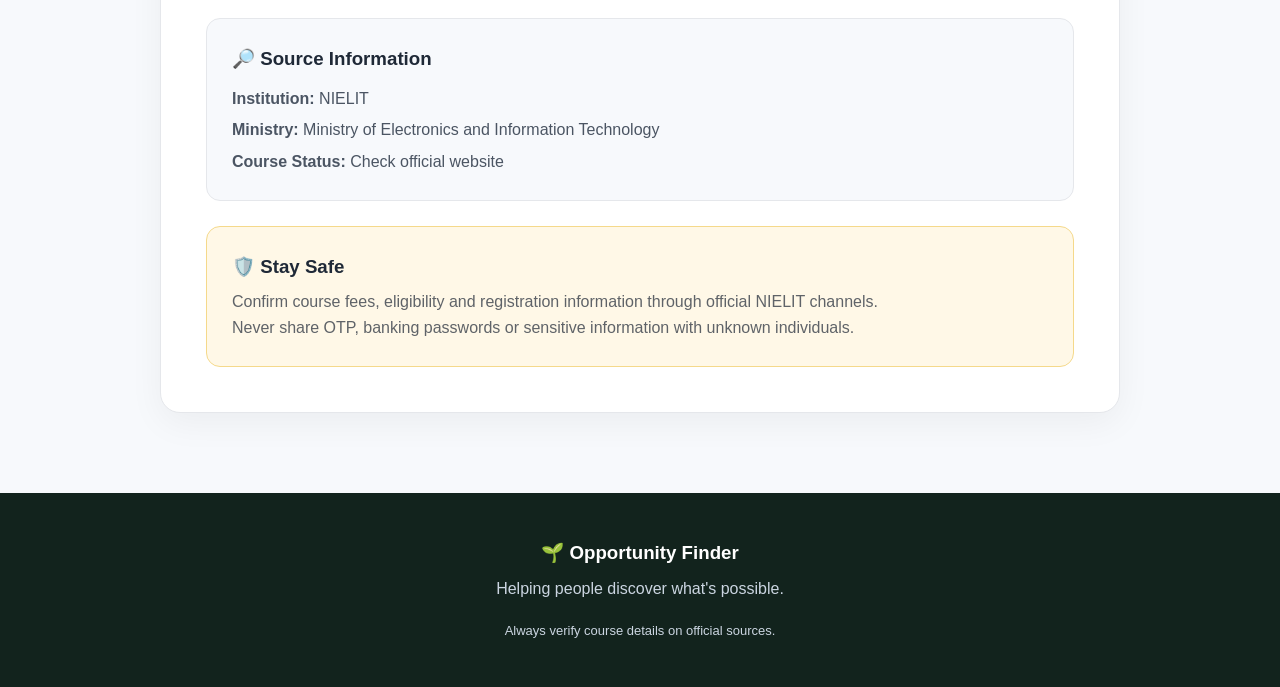
<file: senior-learning-details.html>
<!DOCTYPE html>
<html lang="en">

<head>
    <meta charset="UTF-8">
    <meta name="viewport" content="width=device-width, initial-scale=1.0">

    <title>NIELIT Digital Learning | Opportunity Finder</title>

    <link rel="stylesheet" href="style.css">
</head>

<body>

    <!-- NAVBAR -->
    <nav class="navbar">

        <a href="index.html" class="logo">
            🌱 Opportunity Finder
        </a>

        <div class="nav-links">
            <a href="index.html">Home</a>
            <a href="students.html">Students</a>
            <a href="seniors.html">Senior Citizens</a>
        </div>

    </nav>


    <!-- MAIN DETAILS -->
    <div class="details-container">

        <a href="seniors.html" class="back-link">
            ← Back to Senior Opportunities
        </a>

        <div class="details-card">

            <div class="details-top">

                <span class="opportunity-type">
                    📚 Digital Learning
                </span>

                <span class="verified">
                    Official Institution
                </span>

            </div>


            <h1>NIELIT Digital Literacy Courses</h1>

            <p class="details-organisation">
                National Institute of Electronics
                &amp; Information Technology (NIELIT)
            </p>


            <!-- QUICK INFORMATION -->
            <div class="details-info">

                <div>
                    <strong>💻 Category</strong>
                    <p>Digital Skills</p>
                </div>

                <div>
                    <strong>🌐 Mode</strong>
                    <p>Online / Offline (varies)</p>
                </div>

                <div>
                    <strong>💰 Fees</strong>
                    <p>Varies by course</p>
                </div>

                <div>
                    <strong>📋 Availability</strong>
                    <p>Check current courses</p>
                </div>

            </div>


            <!-- ABOUT -->
            <div class="details-section">

                <h2>About NIELIT</h2>

                <p>
                    NIELIT is an institution under the
                    Ministry of Electronics and Information
                    Technology, Government of India.
                </p>

                <p>
                    It provides education and training
                    in electronics, information technology
                    and digital skills.
                </p>

            </div>


            <!-- WHAT YOU CAN LEARN -->
            <div class="details-section">

                <h2>What Can You Learn?</h2>

                <ul>
                    <li>Basic computer knowledge</li>
                    <li>Using the internet</li>
                    <li>Digital literacy skills</li>
                    <li>Computer applications</li>
                    <li>Other technology-related subjects</li>
                </ul>

                <p>
                    Actual topics depend on the course selected.
                </p>

            </div>


            <!-- SENIOR CITIZENS -->
            <div class="details-section">

                <h2>Can Senior Citizens Join?</h2>

                <p>
                    Interested senior citizens can explore
                    available courses and check the specific
                    eligibility requirements.
                </p>

                <p>
                    Courses are not necessarily designed
                    exclusively for senior citizens.
                </p>

            </div>


            <!-- IMPORTANT -->
            <div class="details-section">

                <h2>Important Information</h2>

                <ul>
                    <li>Some courses may have fees.</li>
                    <li>Eligibility varies by course.</li>
                    <li>Online/offline availability varies.</li>
                    <li>Registration dates may change.</li>
                </ul>

            </div>


            <!-- OFFICIAL LINK -->
            <div class="apply-section">

                <h2>Explore NIELIT Courses</h2>

                <p>
                    Visit the official NIELIT website
                    to explore courses and current
                    registration information.
                </p>

                <a href="https://www.nielit.gov.in/"
                   target="_blank"
                   rel="noopener noreferrer"
                   class="view-button-link">
                    Visit Official NIELIT Website →
                </a>

            </div>


            <!-- SOURCE -->
            <div class="source-box">

                <h3>🔎 Source Information</h3>

                <p>
                    <strong>Institution:</strong>
                    NIELIT
                </p>

                <p>
                    <strong>Ministry:</strong>
                    Ministry of Electronics and
                    Information Technology
                </p>

                <p>
                    <strong>Course Status:</strong>
                    Check official website
                </p>

            </div>


            <!-- SAFETY -->
            <div class="details-safety">

                <h3>🛡️ Stay Safe</h3>

                <p>
                    Confirm course fees, eligibility
                    and registration information
                    through official NIELIT channels.
                </p>

                <p>
                    Never share OTP, banking passwords
                    or sensitive information with
                    unknown individuals.
                </p>

            </div>

        </div>

    </div>


    <!-- FOOTER -->
    <footer>

        <h3>🌱 Opportunity Finder</h3>

        <p>
            Helping people discover what's possible.
        </p>

        <p class="footer-note">
            Always verify course details on
            official sources.
        </p>

    </footer>

</body>

</html>
</file>
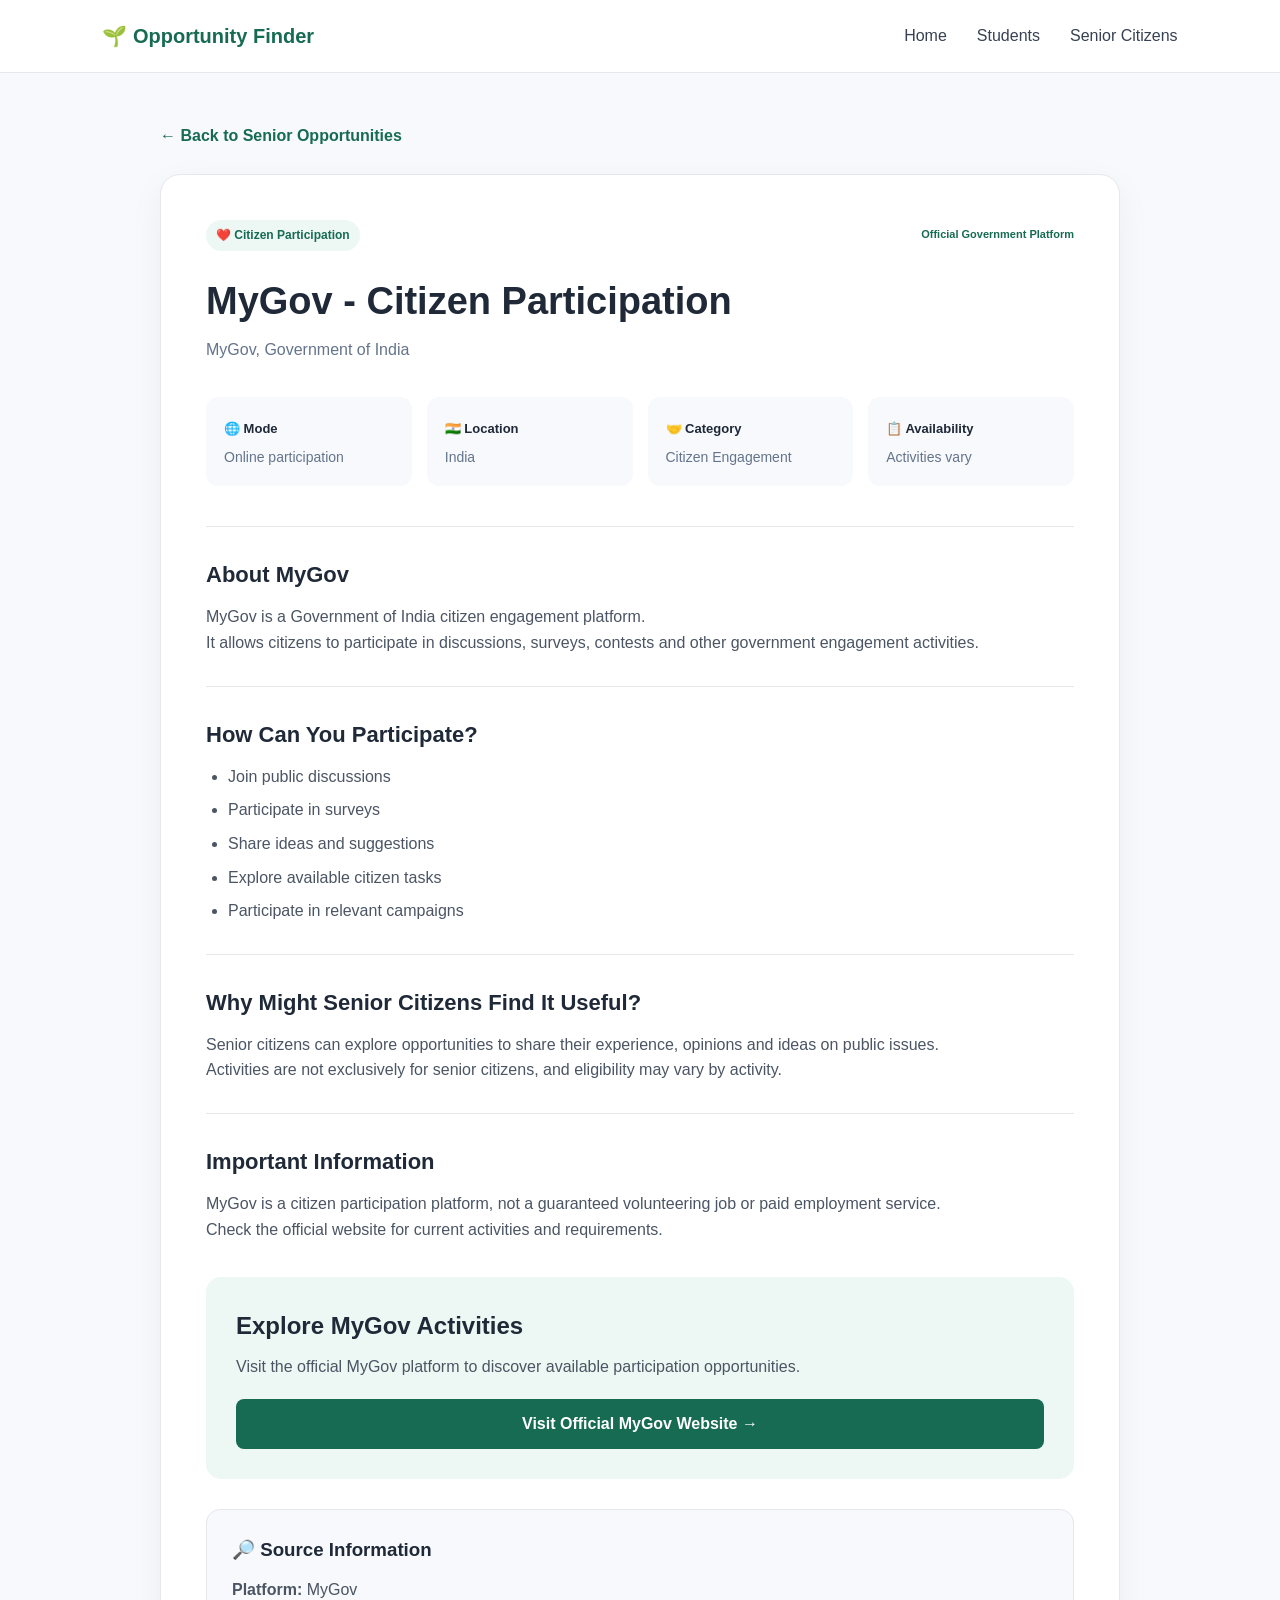
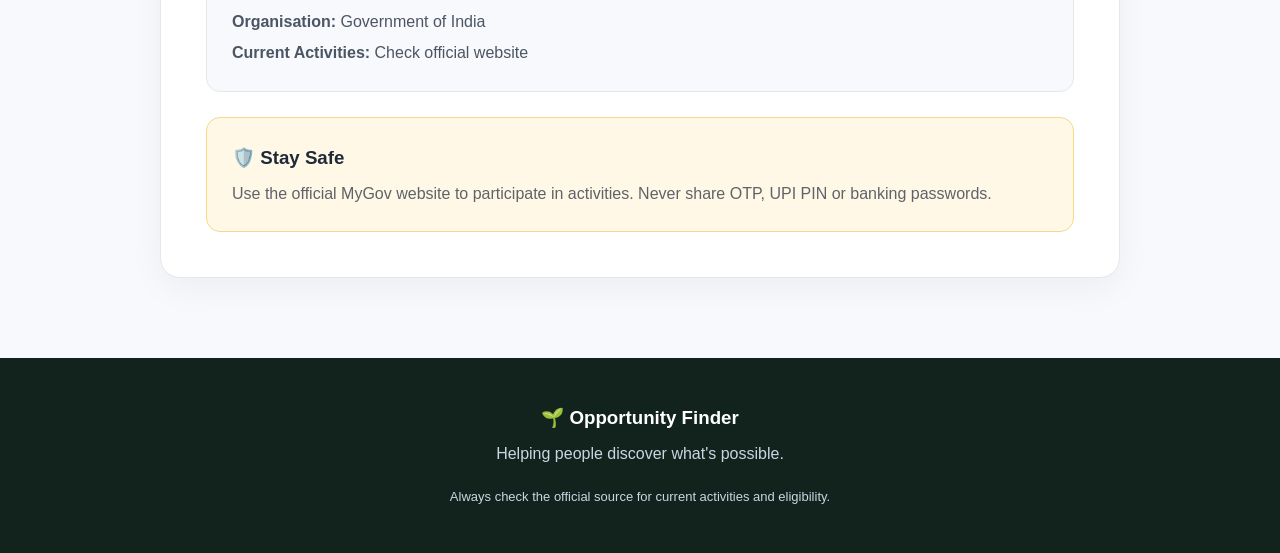
<file: senior-volunteer-details.html>
<!DOCTYPE html>
<html lang="en">

<head>
    <meta charset="UTF-8">
    <meta name="viewport" content="width=device-width, initial-scale=1.0">

    <title>MyGov Participation | Opportunity Finder</title>

    <link rel="stylesheet" href="style.css">
</head>

<body>

    <!-- NAVBAR -->
    <nav class="navbar">

        <a href="index.html" class="logo">
            🌱 Opportunity Finder
        </a>

        <div class="nav-links">
            <a href="index.html">Home</a>
            <a href="students.html">Students</a>
            <a href="seniors.html">Senior Citizens</a>
        </div>

    </nav>


    <!-- MAIN DETAILS -->
    <div class="details-container">

        <a href="seniors.html" class="back-link">
            ← Back to Senior Opportunities
        </a>

        <div class="details-card">

            <div class="details-top">

                <span class="opportunity-type">
                    ❤️ Citizen Participation
                </span>

                <span class="verified">
                    Official Government Platform
                </span>

            </div>


            <h1>MyGov - Citizen Participation</h1>

            <p class="details-organisation">
                MyGov, Government of India
            </p>


            <!-- QUICK INFORMATION -->
            <div class="details-info">

                <div>
                    <strong>🌐 Mode</strong>
                    <p>Online participation</p>
                </div>

                <div>
                    <strong>🇮🇳 Location</strong>
                    <p>India</p>
                </div>

                <div>
                    <strong>🤝 Category</strong>
                    <p>Citizen Engagement</p>
                </div>

                <div>
                    <strong>📋 Availability</strong>
                    <p>Activities vary</p>
                </div>

            </div>


            <!-- ABOUT -->
            <div class="details-section">

                <h2>About MyGov</h2>

                <p>
                    MyGov is a Government of India
                    citizen engagement platform.
                </p>

                <p>
                    It allows citizens to participate
                    in discussions, surveys, contests
                    and other government engagement
                    activities.
                </p>

            </div>


            <!-- ACTIVITIES -->
            <div class="details-section">

                <h2>How Can You Participate?</h2>

                <ul>
                    <li>Join public discussions</li>
                    <li>Participate in surveys</li>
                    <li>Share ideas and suggestions</li>
                    <li>Explore available citizen tasks</li>
                    <li>Participate in relevant campaigns</li>
                </ul>

            </div>


            <!-- SENIOR CITIZENS -->
            <div class="details-section">

                <h2>Why Might Senior Citizens Find It Useful?</h2>

                <p>
                    Senior citizens can explore
                    opportunities to share their
                    experience, opinions and ideas
                    on public issues.
                </p>

                <p>
                    Activities are not exclusively
                    for senior citizens, and eligibility
                    may vary by activity.
                </p>

            </div>


            <!-- IMPORTANT -->
            <div class="details-section">

                <h2>Important Information</h2>

                <p>
                    MyGov is a citizen participation
                    platform, not a guaranteed
                    volunteering job or paid
                    employment service.
                </p>

                <p>
                    Check the official website for
                    current activities and requirements.
                </p>

            </div>


            <!-- OFFICIAL LINK -->
            <div class="apply-section">

                <h2>Explore MyGov Activities</h2>

                <p>
                    Visit the official MyGov platform
                    to discover available participation
                    opportunities.
                </p>

                <a href="https://www.mygov.in/"
                   target="_blank"
                   rel="noopener noreferrer"
                   class="view-button-link">
                    Visit Official MyGov Website →
                </a>

            </div>


            <!-- SOURCE -->
            <div class="source-box">

                <h3>🔎 Source Information</h3>

                <p>
                    <strong>Platform:</strong>
                    MyGov
                </p>

                <p>
                    <strong>Organisation:</strong>
                    Government of India
                </p>

                <p>
                    <strong>Current Activities:</strong>
                    Check official website
                </p>

            </div>


            <!-- SAFETY -->
            <div class="details-safety">

                <h3>🛡️ Stay Safe</h3>

                <p>
                    Use the official MyGov website
                    to participate in activities.
                    Never share OTP, UPI PIN or
                    banking passwords.
                </p>

            </div>

        </div>

    </div>


    <!-- FOOTER -->
    <footer>

        <h3>🌱 Opportunity Finder</h3>

        <p>
            Helping people discover what's possible.
        </p>

        <p class="footer-note">
            Always check the official source
            for current activities and eligibility.
        </p>

    </footer>

</body>

</html>
</file>
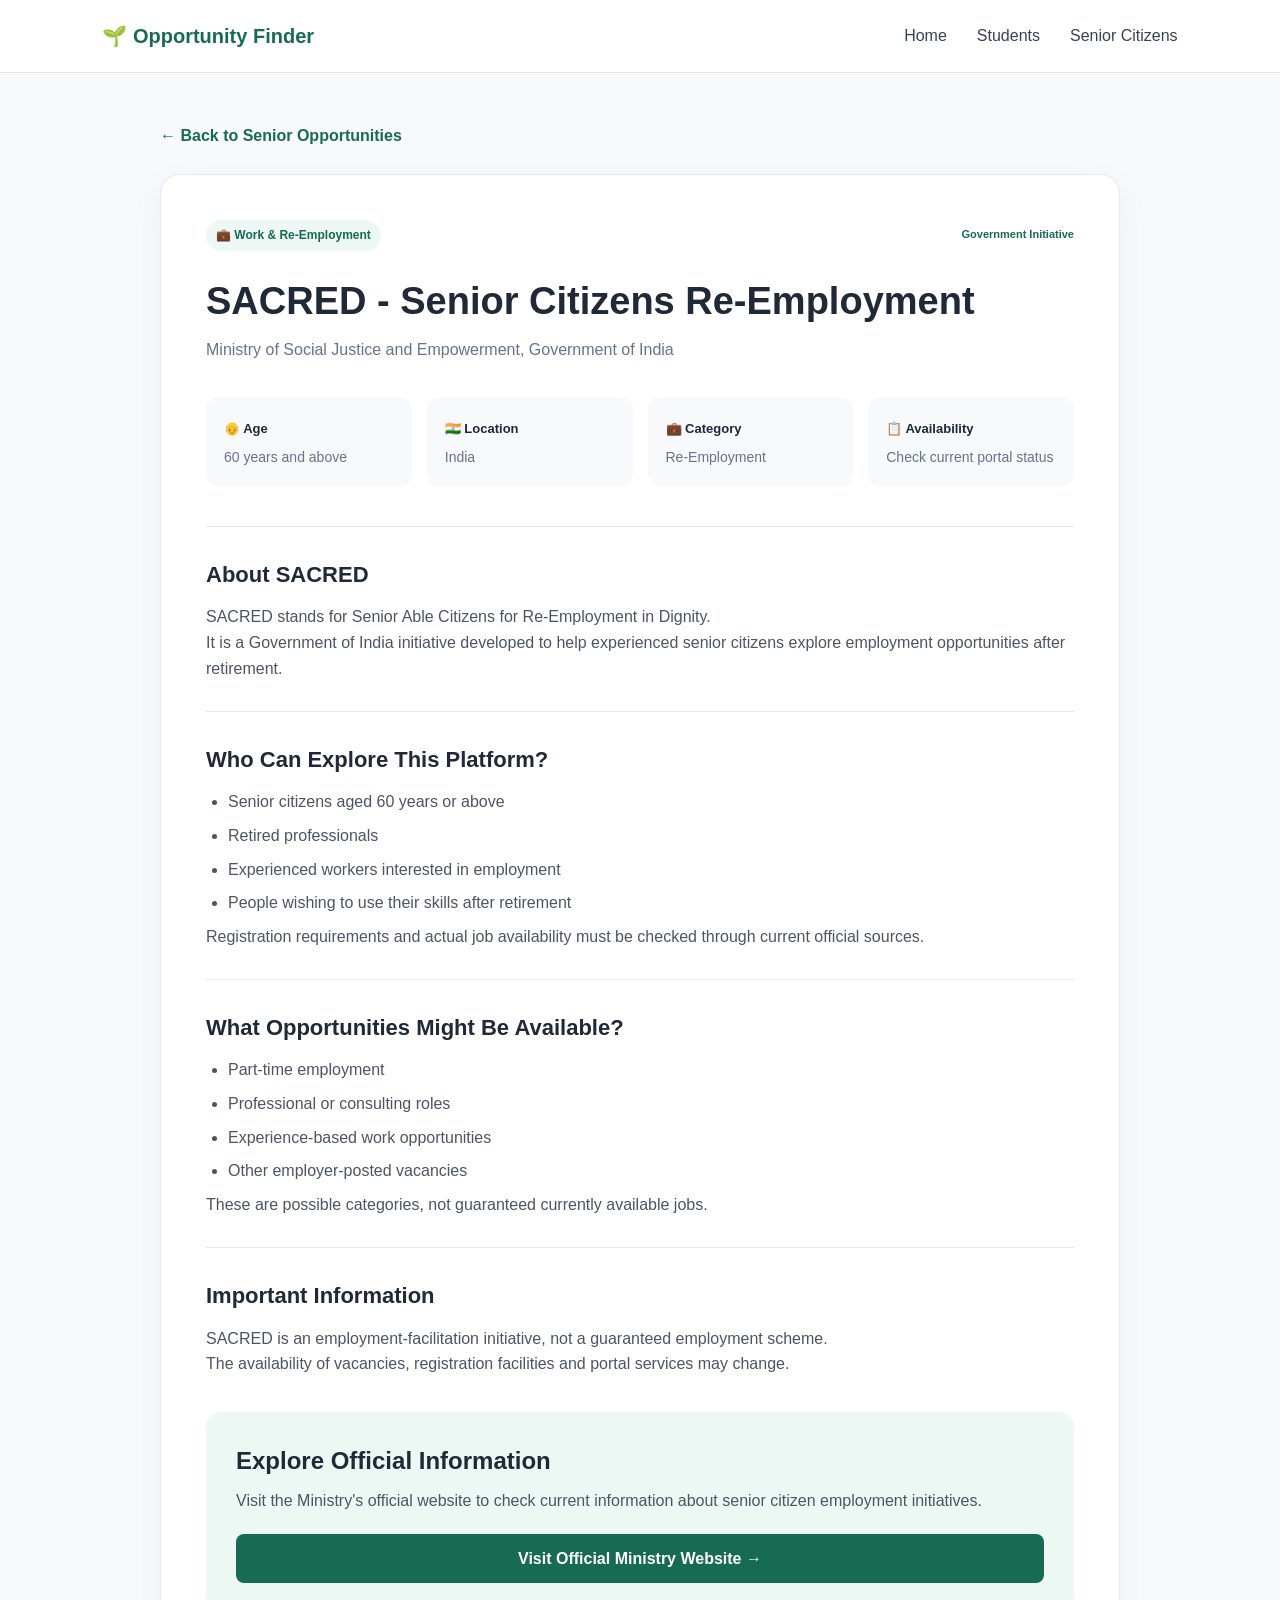
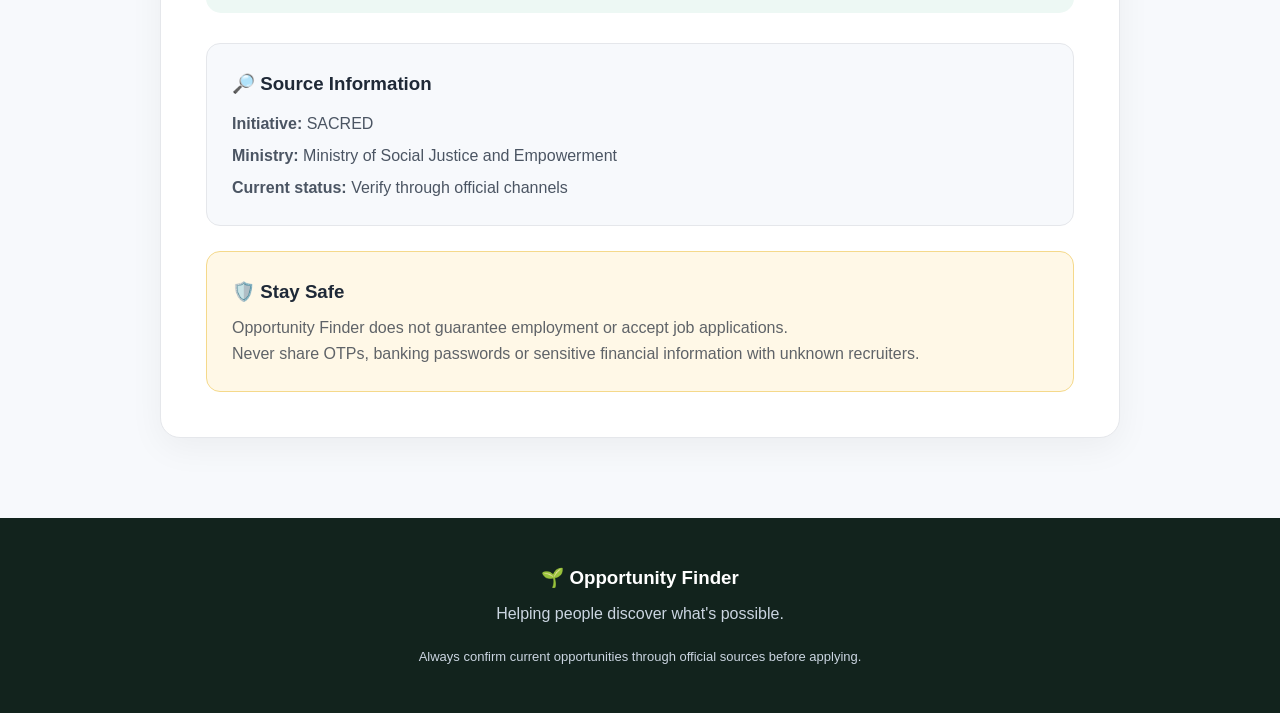
<file: senior-work-details.html>
<!DOCTYPE html>
<html lang="en">

<head>
    <meta charset="UTF-8">
    <meta name="viewport" content="width=device-width, initial-scale=1.0">

    <title>SACRED Re-Employment | Opportunity Finder</title>

    <link rel="stylesheet" href="style.css">
</head>

<body>

    <!-- NAVBAR -->
    <nav class="navbar">

        <a href="index.html" class="logo">
            🌱 Opportunity Finder
        </a>

        <div class="nav-links">
            <a href="index.html">Home</a>
            <a href="students.html">Students</a>
            <a href="seniors.html">Senior Citizens</a>
        </div>

    </nav>


    <!-- MAIN DETAILS -->
    <div class="details-container">

        <a href="seniors.html" class="back-link">
            ← Back to Senior Opportunities
        </a>

        <div class="details-card">

            <div class="details-top">

                <span class="opportunity-type">
                    💼 Work & Re-Employment
                </span>

                <span class="verified">
                    Government Initiative
                </span>

            </div>


            <h1>SACRED - Senior Citizens Re-Employment</h1>

            <p class="details-organisation">
                Ministry of Social Justice and Empowerment,
                Government of India
            </p>


            <!-- QUICK INFORMATION -->
            <div class="details-info">

                <div>
                    <strong>👴 Age</strong>
                    <p>60 years and above</p>
                </div>

                <div>
                    <strong>🇮🇳 Location</strong>
                    <p>India</p>
                </div>

                <div>
                    <strong>💼 Category</strong>
                    <p>Re-Employment</p>
                </div>

                <div>
                    <strong>📋 Availability</strong>
                    <p>Check current portal status</p>
                </div>

            </div>


            <!-- ABOUT -->
            <div class="details-section">

                <h2>About SACRED</h2>

                <p>
                    SACRED stands for Senior Able Citizens
                    for Re-Employment in Dignity.
                </p>

                <p>
                    It is a Government of India initiative
                    developed to help experienced senior
                    citizens explore employment opportunities
                    after retirement.
                </p>

            </div>


            <!-- WHO CAN BENEFIT -->
            <div class="details-section">

                <h2>Who Can Explore This Platform?</h2>

                <ul>
                    <li>Senior citizens aged 60 years or above</li>
                    <li>Retired professionals</li>
                    <li>Experienced workers interested in employment</li>
                    <li>People wishing to use their skills after retirement</li>
                </ul>

                <p>
                    Registration requirements and actual
                    job availability must be checked through
                    current official sources.
                </p>

            </div>


            <!-- OPPORTUNITIES -->
            <div class="details-section">

                <h2>What Opportunities Might Be Available?</h2>

                <ul>
                    <li>Part-time employment</li>
                    <li>Professional or consulting roles</li>
                    <li>Experience-based work opportunities</li>
                    <li>Other employer-posted vacancies</li>
                </ul>

                <p>
                    These are possible categories, not
                    guaranteed currently available jobs.
                </p>

            </div>


            <!-- IMPORTANT -->
            <div class="details-section">

                <h2>Important Information</h2>

                <p>
                    SACRED is an employment-facilitation
                    initiative, not a guaranteed employment
                    scheme.
                </p>

                <p>
                    The availability of vacancies, registration
                    facilities and portal services may change.
                </p>

            </div>


            <!-- OFFICIAL SOURCE -->
            <div class="apply-section">

                <h2>Explore Official Information</h2>

                <p>
                    Visit the Ministry's official website
                    to check current information about
                    senior citizen employment initiatives.
                </p>

                <a href="https://socialjustice.gov.in/"
                   target="_blank"
                   rel="noopener noreferrer"
                   class="view-button-link">
                    Visit Official Ministry Website →
                </a>

            </div>


            <!-- SOURCE -->
            <div class="source-box">

                <h3>🔎 Source Information</h3>

                <p>
                    <strong>Initiative:</strong>
                    SACRED
                </p>

                <p>
                    <strong>Ministry:</strong>
                    Ministry of Social Justice and Empowerment
                </p>

                <p>
                    <strong>Current status:</strong>
                    Verify through official channels
                </p>

            </div>


            <!-- SAFETY -->
            <div class="details-safety">

                <h3>🛡️ Stay Safe</h3>

                <p>
                    Opportunity Finder does not guarantee
                    employment or accept job applications.
                </p>

                <p>
                    Never share OTPs, banking passwords or
                    sensitive financial information with
                    unknown recruiters.
                </p>

            </div>

        </div>

    </div>


    <!-- FOOTER -->
    <footer>

        <h3>🌱 Opportunity Finder</h3>

        <p>
            Helping people discover what's possible.
        </p>

        <p class="footer-note">
            Always confirm current opportunities through
            official sources before applying.
        </p>

    </footer>

</body>

</html>
</file>
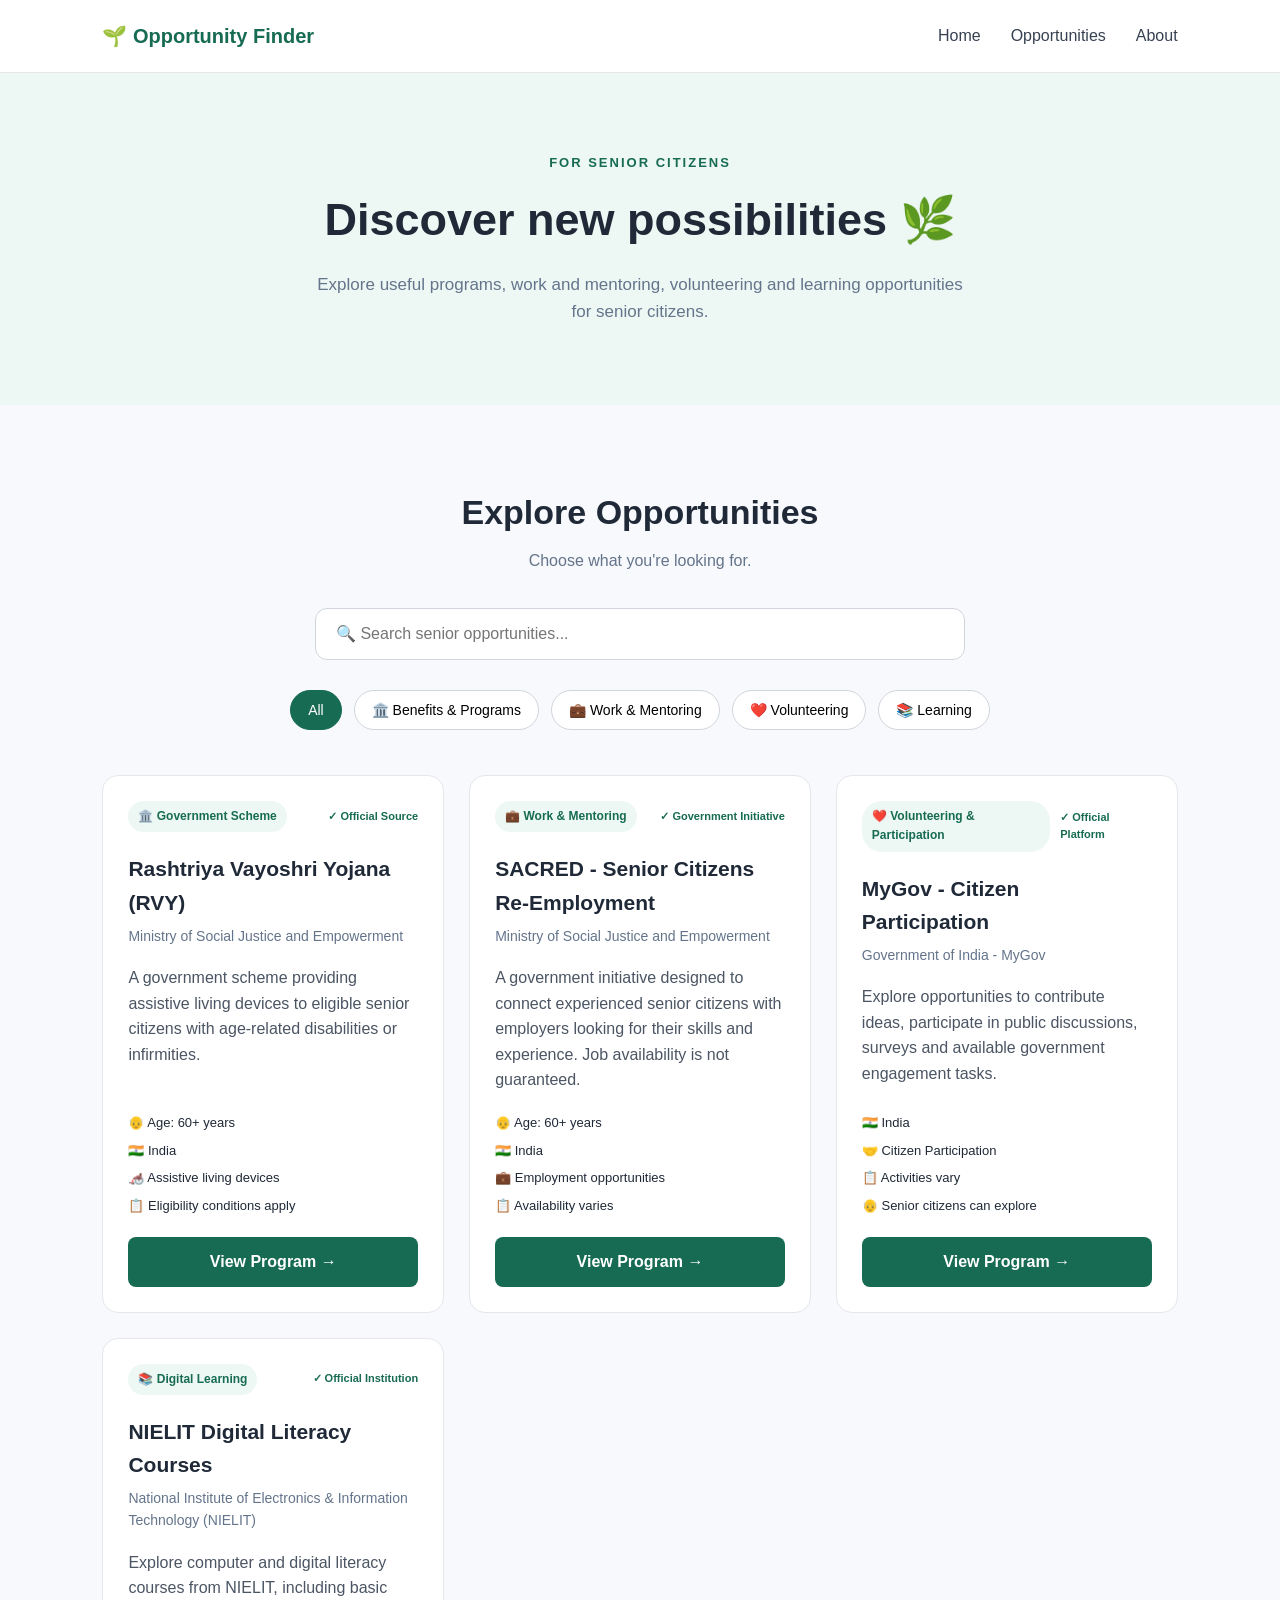
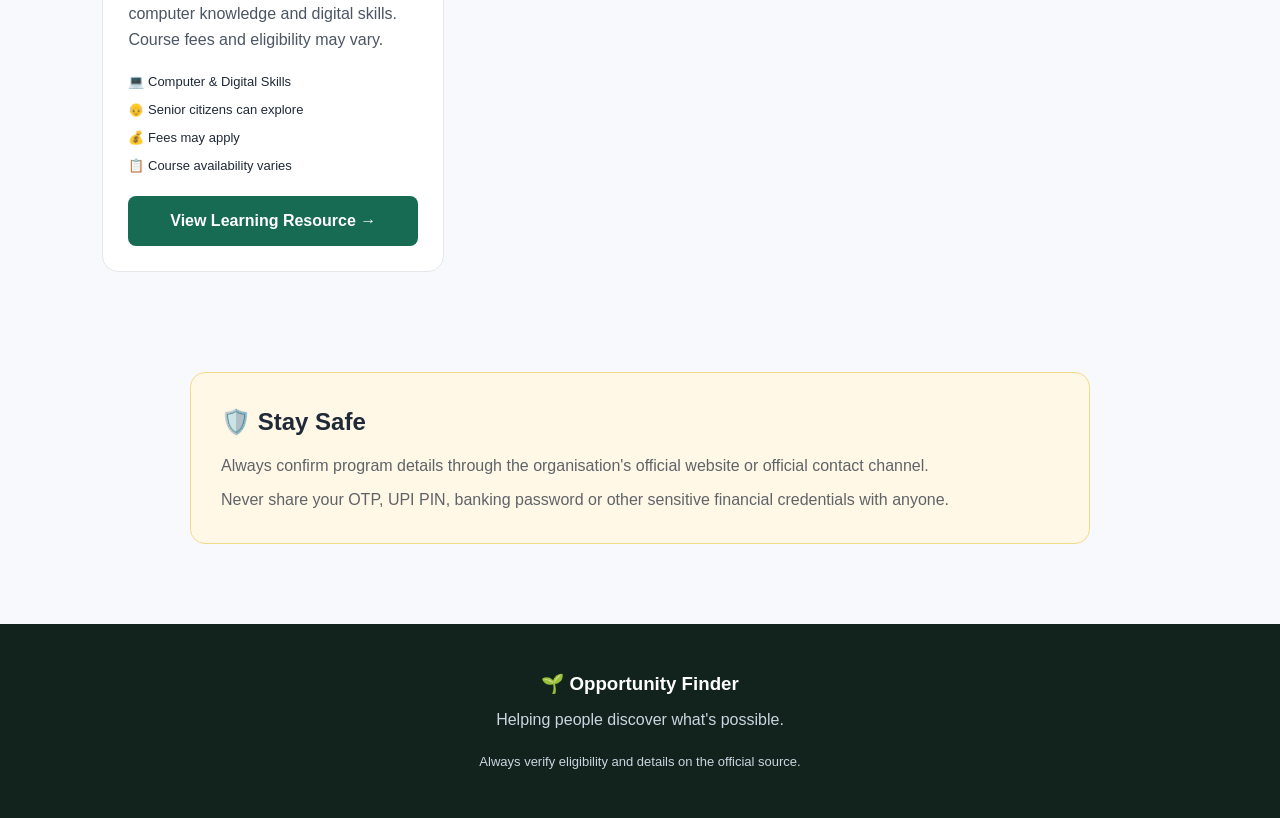
<file: seniors.html>
<!DOCTYPE html>
<html lang="en">

<head>
    <meta charset="UTF-8">
    <meta name="viewport" content="width=device-width, initial-scale=1.0">

    
<title>Senior Citizen Opportunities India | Benefits, Work & Learning</title>

<meta name="description"
      content="Discover government benefits, re-employment information, citizen participation and digital learning resources for senior citizens in India.">


    <link rel="stylesheet" href="style.css">
</head>

<body>

    <!-- NAVBAR -->
    <nav class="navbar">

        <a href="index.html" class="logo">
            🌱 Opportunity Finder
        </a>

        <div class="nav-links">
            <a href="index.html">Home</a>
            <a href="#opportunities">Opportunities</a>
            <a href="index.html#about">About</a>
        </div>

    </nav>


    <!-- SENIOR PAGE INTRO -->
    <section class="student-hero">

        <p class="section-label">FOR SENIOR CITIZENS</p>

        <h1>Discover new possibilities 🌿</h1>

        <p>
            Explore useful programs, work and mentoring,
            volunteering and learning opportunities for senior citizens.
        </p>

    </section>


    <!-- OPPORTUNITIES -->
    <section class="student-opportunities" id="opportunities">

        <div class="student-section-heading">

            <h2>Explore Opportunities</h2>

            <p>
                Choose what you're looking for.
            </p>

        </div>
        <div class="search-container">

    <input
        type="text"
        id="opportunitySearch"
        placeholder="🔍 Search senior opportunities..."
    >

</div>


        <!-- FILTER BUTTONS -->
        <div class="filter-buttons">

            <button class="filter-btn active" data-filter="all">
                All
            </button>

            <button class="filter-btn" data-filter="benefit">
                🏛️ Benefits & Programs
            </button>

            <button class="filter-btn" data-filter="work">
                💼 Work & Mentoring
            </button>

            <button class="filter-btn" data-filter="volunteering">
                ❤️ Volunteering
            </button>

            <button class="filter-btn" data-filter="learning">
                📚 Learning
            </button>

        </div>


        <!-- OPPORTUNITY CARDS -->
        <div class="opportunity-grid">


            
<!-- REAL GOVERNMENT PROGRAM -->

<div class="opportunity-card" data-category="benefit">

    <div class="card-top">

        <span class="opportunity-type">
            🏛️ Government Scheme
        </span>

        <span class="verified">
            ✓ Official Source
        </span>

    </div>

    <h3>Rashtriya Vayoshri Yojana (RVY)</h3>

    <p class="organisation">
        Ministry of Social Justice and Empowerment
    </p>

    <p class="opportunity-description">
        A government scheme providing assistive living
        devices to eligible senior citizens with
        age-related disabilities or infirmities.
    </p>

    <div class="opportunity-info">

        <span>👴 Age: 60+ years</span>

        <span>🇮🇳 India</span>

        <span>🦽 Assistive living devices</span>

        <span>📋 Eligibility conditions apply</span>

    </div>

    <a href="senior-benefit-details.html"
       class="view-button-link">
        View Program →
    </a>

</div>



           
<!-- REAL WORK OPPORTUNITY PLATFORM -->

<div class="opportunity-card" data-category="work">

    <div class="card-top">

        <span class="opportunity-type">
            💼 Work & Mentoring
        </span>

        <span class="verified">
            ✓ Government Initiative
        </span>

    </div>

    <h3>SACRED - Senior Citizens Re-Employment</h3>

    <p class="organisation">
        Ministry of Social Justice and Empowerment
    </p>

    <p class="opportunity-description">
        A government initiative designed to connect
        experienced senior citizens with employers
        looking for their skills and experience.
        Job availability is not guaranteed.
    </p>

    <div class="opportunity-info">

        <span>👴 Age: 60+ years</span>

        <span>🇮🇳 India</span>

        <span>💼 Employment opportunities</span>

        <span>📋 Availability varies</span>

    </div>

    <a href="senior-work-details.html"
       class="view-button-link">
        View Program →
    </a>

</div>


            

                
<!-- REAL CITIZEN PARTICIPATION PLATFORM -->

<div class="opportunity-card" data-category="volunteering">

    <div class="card-top">

        <span class="opportunity-type">
            ❤️ Volunteering & Participation
        </span>

        <span class="verified">
            ✓ Official Platform
        </span>

    </div>

    <h3>MyGov - Citizen Participation</h3>

    <p class="organisation">
        Government of India - MyGov
    </p>

    <p class="opportunity-description">
        Explore opportunities to contribute ideas,
        participate in public discussions, surveys
        and available government engagement tasks.
    </p>

    <div class="opportunity-info">

        <span>🇮🇳 India</span>

        <span>🤝 Citizen Participation</span>

        <span>📋 Activities vary</span>

        <span>👴 Senior citizens can explore</span>

    </div>

    <a href="senior-volunteer-details.html"
       class="view-button-link">
        View Program →
    </a>

</div>


            
<!-- REAL DIGITAL LEARNING RESOURCE -->

<div class="opportunity-card" data-category="learning">

    <div class="card-top">

        <span class="opportunity-type">
            📚 Digital Learning
        </span>

        <span class="verified">
            ✓ Official Institution
        </span>

    </div>

    <h3>NIELIT Digital Literacy Courses</h3>

    <p class="organisation">
        National Institute of Electronics
        & Information Technology (NIELIT)
    </p>

    <p class="opportunity-description">
        Explore computer and digital literacy
        courses from NIELIT, including basic
        computer knowledge and digital skills.
        Course fees and eligibility may vary.
    </p>

    <div class="opportunity-info">

        <span>💻 Computer & Digital Skills</span>

        <span>👴 Senior citizens can explore</span>

        <span>💰 Fees may apply</span>

        <span>📋 Course availability varies</span>

    </div>

    <a href="senior-learning-details.html"
       class="view-button-link">
        View Learning Resource →
    </a>

</div>



        </div>
        <p id="noResults" class="no-results">
    🔍 No opportunities found. Try another search.
</p>

    </section>


    <!-- SAFETY -->
    <section class="safety-box">

        <div>

            <h2>🛡️ Stay Safe</h2>

            <p>
                Always confirm program details through the organisation's
                official website or official contact channel.
            </p>

            <p>
                Never share your OTP, UPI PIN, banking password or other
                sensitive financial credentials with anyone.
            </p>

        </div>

    </section>


    <!-- FOOTER -->
    <footer>

        <h3>🌱 Opportunity Finder</h3>

        <p>
            Helping people discover what's possible.
        </p>

        <p class="footer-note">
            Always verify eligibility and details on the official source.
        </p>

    </footer>


    <script src="script.js"></script>

</body>

</html>
</file>
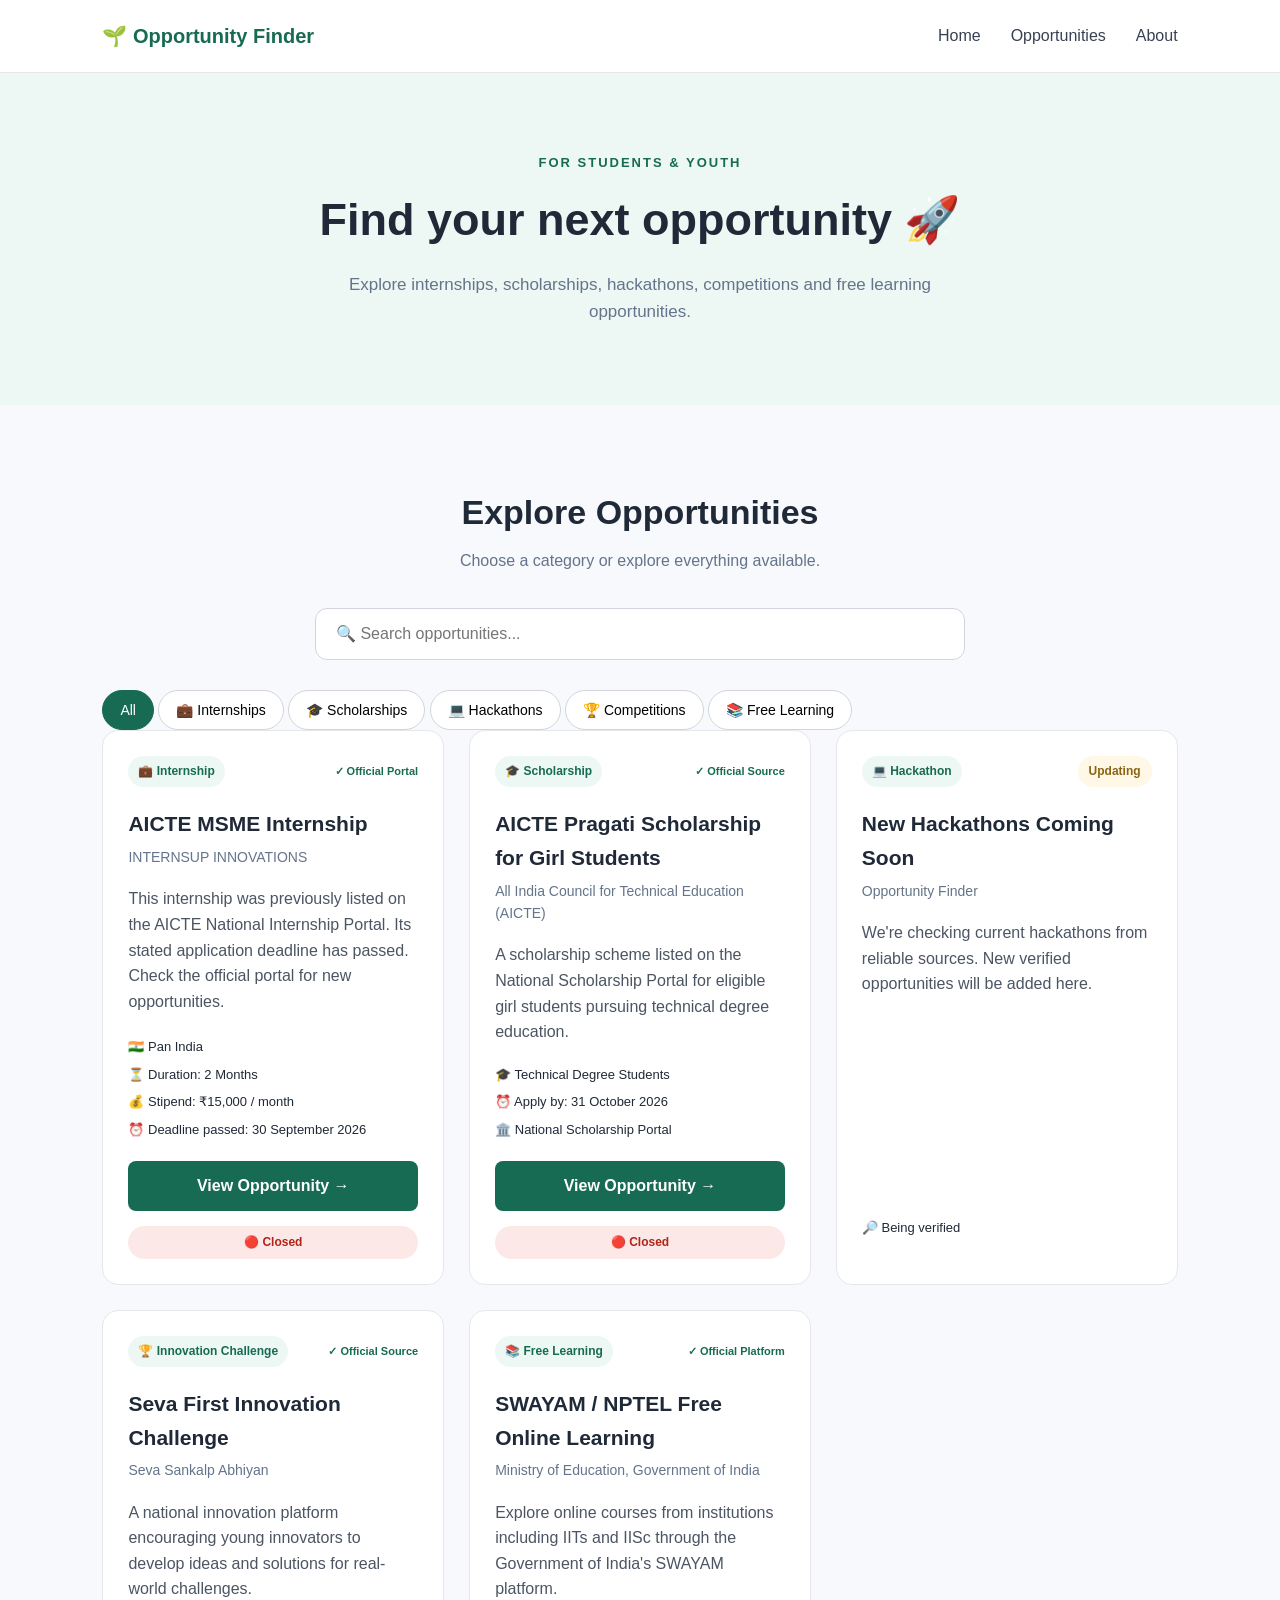
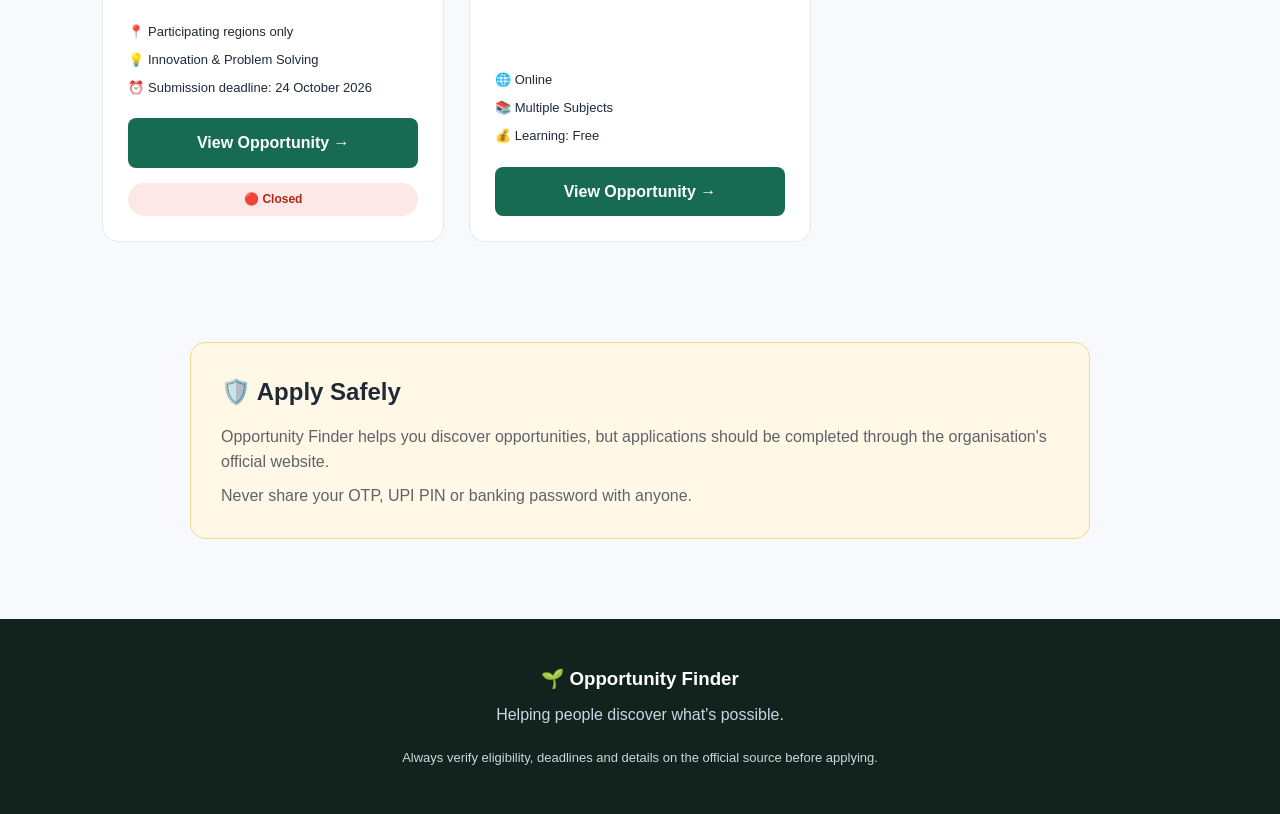
<file: students.html>
<!DOCTYPE html>
<html lang="en">

<head>
    <meta charset="UTF-8">
    <meta name="viewport" content="width=device-width, initial-scale=1.0">

    
<title>Student Opportunities India | Internships, Scholarships & Hackathons</title>

<meta name="description"
      content="Explore internships, scholarships, hackathons, competitions and free learning resources for students in India. Check eligibility, deadlines and official sources.">



    <link rel="stylesheet" href="style.css">
</head>

<body>

    <!-- NAVBAR -->
    <nav class="navbar">

        <a href="index.html" class="logo">
            🌱 Opportunity Finder
        </a>

        <div class="nav-links">
            <a href="index.html">Home</a>
            <a href="#opportunities">Opportunities</a>
            <a href="index.html#about">About</a>
        </div>

    </nav>


    <!-- PAGE INTRO -->
    <section class="student-hero">

        <p class="section-label">FOR STUDENTS & YOUTH</p>

        <h1>Find your next opportunity 🚀</h1>

        <p>
            Explore internships, scholarships, hackathons,
            competitions and free learning opportunities.
        </p>

    </section>


    <!-- CATEGORY FILTERS -->
    <section class="student-opportunities" id="opportunities">

        <div class="student-section-heading">

            <h2>Explore Opportunities</h2>

            <p>
                Choose a category or explore everything available.
            </p>

        </div>
        <div class="search-container">

    <input
        type="text"
        id="opportunitySearch"
        placeholder="🔍 Search opportunities..."
    >

</div>


        <button class="filter-btn active" data-filter="all">
    All
</button>

<button class="filter-btn" data-filter="internship">
    💼 Internships
</button>

<button class="filter-btn" data-filter="scholarship">
    🎓 Scholarships
</button>

<button class="filter-btn" data-filter="hackathon">
    💻 Hackathons
</button>

<button class="filter-btn" data-filter="competition">
    🏆 Competitions
</button>

<button class="filter-btn" data-filter="learning">
    📚 Free Learning
</button>


        <!-- OPPORTUNITY CARDS -->

        <div class="opportunity-grid">


            <!-- Card 1 -->

            <!-- REAL INTERNSHIP -->


<div class="opportunity-card"
     data-category="internship"
     data-deadline="2026-09-30">


    <div class="card-top">

        <span class="opportunity-type">
            💼 Internship
        </span>

        <span class="verified">
            ✓ Official Portal
        </span>

    </div>

    <h3>AICTE MSME Internship</h3>

    <p class="organisation">
        INTERNSUP INNOVATIONS
    </p>

    
<p class="opportunity-description">
    This internship was previously listed on the
    AICTE National Internship Portal. Its stated
    application deadline has passed.
    Check the official portal for new opportunities.
</p>


    <div class="opportunity-info">

        <span>🇮🇳 Pan India</span>

        <span>⏳ Duration: 2 Months</span>

        <span>💰 Stipend: ₹15,000 / month</span>

        
<span>⏰ Deadline passed: 30 September 2026</span>


    </div>

    <a href="internship-details.html"
       class="view-button-link">

        View Opportunity →

    </a>

</div>



            <!-- Card 2 -->

          <!-- REAL SCHOLARSHIP -->


<div class="opportunity-card"
     data-category="scholarship"
     data-deadline="2026-10-31">

    <div class="card-top">

        <span class="opportunity-type">
            🎓 Scholarship
        </span>

        <span class="verified">
            ✓ Official Source
        </span>

    </div>

    <h3>AICTE Pragati Scholarship for Girl Students</h3>

    <p class="organisation">
        All India Council for Technical Education (AICTE)
    </p>

    <p class="opportunity-description">
        A scholarship scheme listed on the National Scholarship
        Portal for eligible girl students pursuing technical
        degree education.
    </p>

    <div class="opportunity-info">

        <span>🎓 Technical Degree Students</span>

        <span>⏰ Apply by: 31 October 2026</span>

        <span>🏛️ National Scholarship Portal</span>

    </div>

    <a href="scholarship-details.html" class="view-button-link">
        View Opportunity →
    </a>

</div>


            <!-- Card 3 -->

           <!-- HACKATHON PLACEHOLDER -->

<div class="opportunity-card" data-category="hackathon">

    <div class="card-top">

        <span class="opportunity-type">
            💻 Hackathon
        </span>

        <span class="example-badge">
            Updating
        </span>

    </div>

    <h3>New Hackathons Coming Soon</h3>

    <p class="organisation">
        Opportunity Finder
    </p>

    <p class="opportunity-description">
        We're checking current hackathons from reliable
        sources. New verified opportunities will be added here.
    </p>

    <div class="opportunity-info">

        <span>🔎 Being verified</span>

    </div>

</div>
            <!-- Card 4 -->
<!-- REAL COMPETITION -->


<div class="opportunity-card"
     data-category="competition"
     data-deadline="2026-10-24">


    <div class="card-top">

        <span class="opportunity-type">
            🏆 Innovation Challenge
        </span>

        <span class="verified">
            ✓ Official Source
        </span>

    </div>

    <h3>Seva First Innovation Challenge</h3>

    <p class="organisation">
        Seva Sankalp Abhiyan
    </p>

    <p class="opportunity-description">
        A national innovation platform encouraging young
        innovators to develop ideas and solutions for
        real-world challenges.
    </p>

    <div class="opportunity-info">

        
<span>📍 Participating regions only</span>


        <span>💡 Innovation & Problem Solving</span>

       
<span>⏰ Submission deadline: 24 October 2026</span>


    </div>

    
<a href="competition-details.html" class="view-button-link">
    View Opportunity →
</a>


</div>
<!-- Card 5 -->


<!-- REAL FREE LEARNING -->

<div class="opportunity-card" data-category="learning">

    <div class="card-top">

        <span class="opportunity-type">
            📚 Free Learning
        </span>

        <span class="verified">
            ✓ Official Platform
        </span>

    </div>

    <h3>SWAYAM / NPTEL Free Online Learning</h3>

    <p class="organisation">
        Ministry of Education, Government of India
    </p>

    <p class="opportunity-description">
        Explore online courses from institutions including
        IITs and IISc through the Government of India's
        SWAYAM platform.
    </p>

    <div class="opportunity-info">

        <span>🌐 Online</span>

        <span>📚 Multiple Subjects</span>

        <span>💰 Learning: Free</span>

    </div>

    <a href="learning-details.html"
       class="view-button-link">

        View Opportunity →

    </a>

</div>


<!-- OPPORTUNITY GRID ENDS -->

</div>


<p id="noResults" class="no-results">
    🔍 No opportunities found. Try another search.
</p>


</section>
    <!-- SAFETY NOTE -->

    <section class="safety-box">

        <div>

            <h2>🛡️ Apply Safely</h2>

            <p>
                Opportunity Finder helps you discover opportunities,
                but applications should be completed through the
                organisation's official website.
            </p>

            <p>
                Never share your OTP, UPI PIN or banking password
                with anyone.
            </p>

        </div>

    </section>


    

    
    <footer>

        <h3>🌱 Opportunity Finder</h3>

        <p>
            Helping people discover what's possible.
        </p>

        <p class="footer-note">
            Always verify eligibility, deadlines and details on the
            official source before applying.
        </p>

    </footer>
    <script src="script.js"></script>

</body>

</html>
</file>
<file: style.css>
/* Remove default browser spacing */
* {
    margin: 0;
    padding: 0;
    box-sizing: border-box;
}


/* Whole Website */
body {
    font-family: Arial, sans-serif;
    background-color: #f7f9fc;
    color: #1f2937;
    line-height: 1.6;
}


/* ---------------- NAVBAR ---------------- */

.navbar {
    background-color: white;

    display: flex;
    justify-content: space-between;
    align-items: center;

    padding: 20px 8%;

    border-bottom: 1px solid #e5e7eb;
}


.logo {
    font-size: 20px;
    font-weight: bold;
    color: #176b52;
}


.nav-links {
    display: flex;
    gap: 30px;
}


.nav-links a {
    text-decoration: none;
    color: #374151;
    font-weight: 500;
}


.nav-links a:hover {
    color: #176b52;
}


/* ---------------- HERO ---------------- */

.hero {
    min-height: 520px;

    display: flex;
    justify-content: center;
    align-items: center;

    text-align: center;

    padding: 80px 20px;

    background-color: #edf8f4;
}


.hero-content {
    max-width: 850px;
}


.small-heading {
    color: #176b52;
    font-size: 13px;
    font-weight: bold;
    letter-spacing: 2px;

    margin-bottom: 18px;
}


.hero h1 {
    font-size: 55px;
    line-height: 1.15;
    margin-bottom: 25px;
}


.hero h1 span {
    color: #176b52;
}


.hero-description {
    max-width: 650px;
    margin: 0 auto 35px;

    font-size: 18px;
    color: #64748b;
}


.explore-button {
    display: inline-block;

    background-color: #176b52;
    color: white;

    text-decoration: none;

    padding: 15px 28px;

    border-radius: 10px;

    font-weight: bold;
}


.explore-button:hover {
    background-color: #10533f;
}


/* ---------------- AUDIENCE ---------------- */

.audience-section {
    padding: 90px 8%;
    text-align: center;
}


.section-label {
    color: #176b52;
    font-size: 13px;
    font-weight: bold;
    letter-spacing: 2px;

    margin-bottom: 10px;
}


.audience-section h2,
.why-section h2 {
    font-size: 36px;
    margin-bottom: 12px;
}


.section-description {
    color: #64748b;
    margin-bottom: 45px;
}


.audience-container {
    max-width: 1000px;

    margin: auto;

    display: flex;
    gap: 30px;
}


.audience-card {
    background-color: white;

    flex: 1;

    padding: 40px;

    border-radius: 18px;

    border: 1px solid #e5e7eb;

    text-align: left;
}


.audience-card:hover {
    transform: translateY(-5px);
    transition: 0.3s;

    box-shadow: 0 15px 35px rgba(0, 0, 0, 0.08);
}


.card-icon {
    font-size: 45px;
    margin-bottom: 20px;
}


.audience-card h3 {
    font-size: 24px;
    margin-bottom: 15px;
}


.audience-card p {
    color: #64748b;
    margin-bottom: 25px;
}


.audience-card button {
    background-color: #176b52;
    color: white;

    border: none;

    padding: 13px 18px;

    border-radius: 8px;

    font-weight: bold;

    cursor: pointer;
}


.audience-card button:hover {
    background-color: #10533f;
}


/* ---------------- WHY SECTION ---------------- */

.why-section {
    background-color: white;

    text-align: center;

    padding: 90px 20px;
}


.why-section p:last-child {
    max-width: 700px;

    margin: 20px auto 0;

    color: #64748b;

    font-size: 17px;
}


/* ---------------- FOOTER ---------------- */

footer {
    background-color: #12231d;
    color: white;

    text-align: center;

    padding: 45px 20px;
}


footer h3 {
    margin-bottom: 8px;
}


footer p {
    color: #cbd5e1;
}


.footer-note {
    margin-top: 20px;

    font-size: 13px;
}


/* ---------------- MOBILE ---------------- */

@media (max-width: 700px) {

    .nav-links {
        display: none;
    }


    .hero h1 {
        font-size: 38px;
    }


    .hero-description {
        font-size: 16px;
    }


    .audience-container {
        flex-direction: column;
    }


    .audience-section h2,
    .why-section h2 {
        font-size: 29px;
    }

}
/* ========================================
   STUDENT OPPORTUNITIES PAGE
======================================== */


.logo {
    text-decoration: none;
}


/* Student Page Hero */

.student-hero {
    background-color: #edf8f4;

    text-align: center;

    padding: 80px 20px;
}


.student-hero h1 {
    font-size: 45px;

    margin-bottom: 15px;
}


.student-hero > p:last-child {
    color: #64748b;

    font-size: 17px;

    max-width: 650px;

    margin: auto;
}


/* Main Opportunity Section */

.student-opportunities {
    padding: 80px 8%;
}


.student-section-heading {
    text-align: center;

    margin-bottom: 35px;
}


.student-section-heading h2 {
    font-size: 34px;

    margin-bottom: 8px;
}


.student-section-heading p {
    color: #64748b;
}


/* Filter Buttons */

.filter-buttons {
    display: flex;

    justify-content: center;

    flex-wrap: wrap;

    gap: 12px;

    margin-bottom: 45px;
}


.filter-btn {
    background-color: white;

    border: 1px solid #d1d5db;

    padding: 11px 17px;

    border-radius: 25px;

    cursor: pointer;

    font-size: 14px;
}


.filter-btn:hover {
    border-color: #176b52;

    color: #176b52;
}


.filter-btn.active {
    background-color: #176b52;

    color: white;

    border-color: #176b52;
}


/* Opportunity Grid */

.opportunity-grid {
    max-width: 1200px;

    margin: auto;

    display: grid;

    grid-template-columns: repeat(3, 1fr);

    gap: 25px;
}


/* Individual Opportunity */

.opportunity-card {
    background-color: white;

    border: 1px solid #e5e7eb;

    border-radius: 16px;

    padding: 25px;

    display: flex;

    flex-direction: column;
}


.opportunity-card:hover {
    transform: translateY(-5px);

    transition: 0.3s;

    box-shadow: 0 15px 30px rgba(0, 0, 0, 0.07);
}


.card-top {
    display: flex;

    justify-content: space-between;

    align-items: center;

    gap: 10px;

    margin-bottom: 20px;
}


.opportunity-type {
    background-color: #edf8f4;

    color: #176b52;

    padding: 6px 10px;

    border-radius: 20px;

    font-size: 12px;

    font-weight: bold;
}


.verified {
    color: #176b52;

    font-size: 11px;

    font-weight: bold;
}


.opportunity-card h3 {
    font-size: 21px;

    margin-bottom: 5px;
}


.organisation {
    color: #64748b;

    font-size: 14px;

    margin-bottom: 18px;
}


.opportunity-description {
    color: #4b5563;

    margin-bottom: 20px;

    flex-grow: 1;
}


.opportunity-info {
    display: flex;

    flex-direction: column;

    gap: 7px;

    font-size: 13px;

    margin-bottom: 20px;
}


.view-button {
    background-color: #176b52;

    color: white;

    border: none;

    padding: 12px;

    border-radius: 8px;

    cursor: pointer;

    font-weight: bold;
}


.view-button:hover {
    background-color: #10533f;
}


/* Safety Section */

.safety-box {
    padding: 20px 8% 80px;
}


.safety-box div {
    max-width: 900px;

    margin: auto;

    background-color: #fff8e7;

    border: 1px solid #f5d98b;

    border-radius: 15px;

    padding: 30px;
}


.safety-box h2 {
    margin-bottom: 12px;
}


.safety-box p {
    color: #5f6368;

    margin-top: 8px;
}


/* Tablet */

@media (max-width: 950px) {

    .opportunity-grid {
        grid-template-columns: repeat(2, 1fr);
    }

}


/* Mobile */

@media (max-width: 650px) {

    .student-hero h1 {
        font-size: 34px;
    }


    .student-opportunities {
        padding: 60px 5%;
    }


    .opportunity-grid {
        grid-template-columns: 1fr;
    }


    .filter-buttons {
        justify-content: flex-start;
    }

}
.card-button {
    display: inline-block;

    background-color: #176b52;

    color: white;

    text-decoration: none;

    padding: 13px 18px;

    border-radius: 8px;

    font-weight: bold;
}


.card-button:hover {
    background-color: #10533f;
}
/* ========================================
   SEARCH BAR
======================================== */

.search-container {
    max-width: 650px;
    margin: 0 auto 30px;
}


.search-container input {
    width: 100%;

    padding: 16px 20px;

    border: 1px solid #d1d5db;

    border-radius: 12px;

    font-size: 16px;

    outline: none;

    background-color: white;
}


.search-container input:focus {
    border-color: #176b52;

    box-shadow: 0 0 0 3px rgba(23, 107, 82, 0.08);
}
.no-results {
    display: none;

    text-align: center;

    margin-top: 40px;

    color: #64748b;

    font-size: 17px;
}
/* ========================================
   OPPORTUNITY DETAILS PAGE
======================================== */

.details-container {
    max-width: 1000px;
    margin: auto;
    padding: 50px 20px 80px;
}


.back-link {
    display: inline-block;
    margin-bottom: 25px;

    color: #176b52;
    text-decoration: none;
    font-weight: bold;
}


.back-link:hover {
    text-decoration: underline;
}


.details-card {
    background-color: white;

    border: 1px solid #e5e7eb;
    border-radius: 20px;

    padding: 45px;

    box-shadow: 0 10px 35px rgba(0, 0, 0, 0.05);
}


.details-top {
    display: flex;
    justify-content: space-between;
    align-items: center;

    gap: 15px;

    margin-bottom: 20px;
}


.example-badge {
    background-color: #fff8e7;
    color: #8a6415;

    padding: 6px 11px;

    border-radius: 20px;

    font-size: 12px;
    font-weight: bold;
}


.details-card h1 {
    font-size: 38px;

    margin-bottom: 5px;
}


.details-organisation {
    color: #64748b;

    margin-bottom: 35px;
}


.details-info {
    display: grid;

    grid-template-columns: repeat(4, 1fr);

    gap: 15px;

    margin-bottom: 40px;
}


.details-info div {
    background-color: #f7f9fc;

    border-radius: 12px;

    padding: 18px;
}


.details-info strong {
    font-size: 13px;
}


.details-info p {
    margin-top: 5px;

    color: #64748b;

    font-size: 14px;
}


.details-section {
    border-top: 1px solid #e5e7eb;

    padding-top: 30px;

    margin-top: 30px;
}


.details-section h2 {
    font-size: 22px;

    margin-bottom: 12px;
}


.details-section p,
.details-section li {
    color: #4b5563;
}


.details-section ul {
    padding-left: 22px;
}


.details-section li {
    margin-bottom: 8px;
}


.apply-section {
    background-color: #edf8f4;

    border-radius: 15px;

    padding: 30px;

    margin-top: 35px;
}


.apply-section h2 {
    margin-bottom: 8px;
}


.apply-section p {
    color: #4b5563;

    margin-bottom: 20px;
}


.official-button {
    background-color: #176b52;
    color: white;

    border: none;

    border-radius: 9px;

    padding: 14px 20px;

    font-weight: bold;
}


.official-button:disabled {
    opacity: 0.6;
    cursor: not-allowed;
}


.source-box {
    background-color: #f7f9fc;

    border: 1px solid #e5e7eb;

    border-radius: 14px;

    padding: 25px;

    margin-top: 30px;
}


.source-box h3 {
    margin-bottom: 12px;
}


.source-box p {
    margin-top: 6px;

    color: #4b5563;
}


.details-safety {
    background-color: #fff8e7;

    border: 1px solid #f5d98b;

    border-radius: 14px;

    padding: 25px;

    margin-top: 25px;
}


.details-safety h3 {
    margin-bottom: 8px;
}


.details-safety p {
    color: #5f6368;
}


/* DETAILS PAGE - MOBILE */

@media (max-width: 750px) {

    .details-card {
        padding: 25px;
    }


    .details-card h1 {
        font-size: 30px;
    }


    .details-info {
        grid-template-columns: repeat(2, 1fr);
    }

}


@media (max-width: 450px) {

    .details-info {
        grid-template-columns: 1fr;
    }

}/* ========================================
   OPPORTUNITY DETAILS PAGE
======================================== */

.details-container {
    max-width: 1000px;
    margin: auto;
    padding: 50px 20px 80px;
}


.back-link {
    display: inline-block;
    margin-bottom: 25px;

    color: #176b52;
    text-decoration: none;
    font-weight: bold;
}


.back-link:hover {
    text-decoration: underline;
}


.details-card {
    background-color: white;

    border: 1px solid #e5e7eb;
    border-radius: 20px;

    padding: 45px;

    box-shadow: 0 10px 35px rgba(0, 0, 0, 0.05);
}


.details-top {
    display: flex;
    justify-content: space-between;
    align-items: center;

    gap: 15px;

    margin-bottom: 20px;
}


.example-badge {
    background-color: #fff8e7;
    color: #8a6415;

    padding: 6px 11px;

    border-radius: 20px;

    font-size: 12px;
    font-weight: bold;
}


.details-card h1 {
    font-size: 38px;

    margin-bottom: 5px;
}


.details-organisation {
    color: #64748b;

    margin-bottom: 35px;
}


.details-info {
    display: grid;

    grid-template-columns: repeat(4, 1fr);

    gap: 15px;

    margin-bottom: 40px;
}


.details-info div {
    background-color: #f7f9fc;

    border-radius: 12px;

    padding: 18px;
}


.details-info strong {
    font-size: 13px;
}


.details-info p {
    margin-top: 5px;

    color: #64748b;

    font-size: 14px;
}


.details-section {
    border-top: 1px solid #e5e7eb;

    padding-top: 30px;

    margin-top: 30px;
}


.details-section h2 {
    font-size: 22px;

    margin-bottom: 12px;
}


.details-section p,
.details-section li {
    color: #4b5563;
}


.details-section ul {
    padding-left: 22px;
}


.details-section li {
    margin-bottom: 8px;
}


.apply-section {
    background-color: #edf8f4;

    border-radius: 15px;

    padding: 30px;

    margin-top: 35px;
}


.apply-section h2 {
    margin-bottom: 8px;
}


.apply-section p {
    color: #4b5563;

    margin-bottom: 20px;
}


.official-button {
    background-color: #176b52;
    color: white;

    border: none;

    border-radius: 9px;

    padding: 14px 20px;

    font-weight: bold;
}


.official-button:disabled {
    opacity: 0.6;
    cursor: not-allowed;
}


.source-box {
    background-color: #f7f9fc;

    border: 1px solid #e5e7eb;

    border-radius: 14px;

    padding: 25px;

    margin-top: 30px;
}


.source-box h3 {
    margin-bottom: 12px;
}


.source-box p {
    margin-top: 6px;

    color: #4b5563;
}


.details-safety {
    background-color: #fff8e7;

    border: 1px solid #f5d98b;

    border-radius: 14px;

    padding: 25px;

    margin-top: 25px;
}


.details-safety h3 {
    margin-bottom: 8px;
}


.details-safety p {
    color: #5f6368;
}


/* DETAILS PAGE - MOBILE */

@media (max-width: 750px) {

    .details-card {
        padding: 25px;
    }


    .details-card h1 {
        font-size: 30px;
    }


    .details-info {
        grid-template-columns: repeat(2, 1fr);
    }

}


@media (max-width: 450px) {

    .details-info {
        grid-template-columns: 1fr;
    }

}
.view-button-link {
    display: block;

    background-color: #176b52;
    color: white;

    text-decoration: none;
    text-align: center;

    padding: 12px;

    border-radius: 8px;

    font-weight: bold;
}


.view-button-link:hover {
    background-color: #10533f;
}

/* =====================================
   DEADLINE STATUS BADGES
===================================== */

.deadline-status {
    display: inline-block;
    margin-top: 15px;
    padding: 7px 12px;
    border-radius: 20px;
    font-size: 12px;
    font-weight: bold;
    text-align: center;
}

.deadline-status.open {
    background-color: #e5f7ed;
    color: #176b52;
}

.deadline-status.closing-soon {
    background-color: #fff3d6;
    color: #996300;
}

.deadline-status.closed {
    background-color: #fde8e8;
    color: #b42318;
}

/* STEP 15B - MOBILE NAVIGATION */

@media (max-width: 700px) {

    .navbar {
        flex-direction: column;
        align-items: center;
        gap: 15px;
        padding: 18px 12px;
    }

    .logo {
        font-size: 19px;
        text-align: center;
    }

    .nav-links {
        display: flex;
        flex-wrap: wrap;
        justify-content: center;
        gap: 12px;
        width: 100%;
    }

    .nav-links a {
        font-size: 14px;
        padding: 8px 10px;
        border-radius: 8px;
        background-color: #edf8f4;
        color: #176b52;
        text-align: center;
    }

}
</file>
